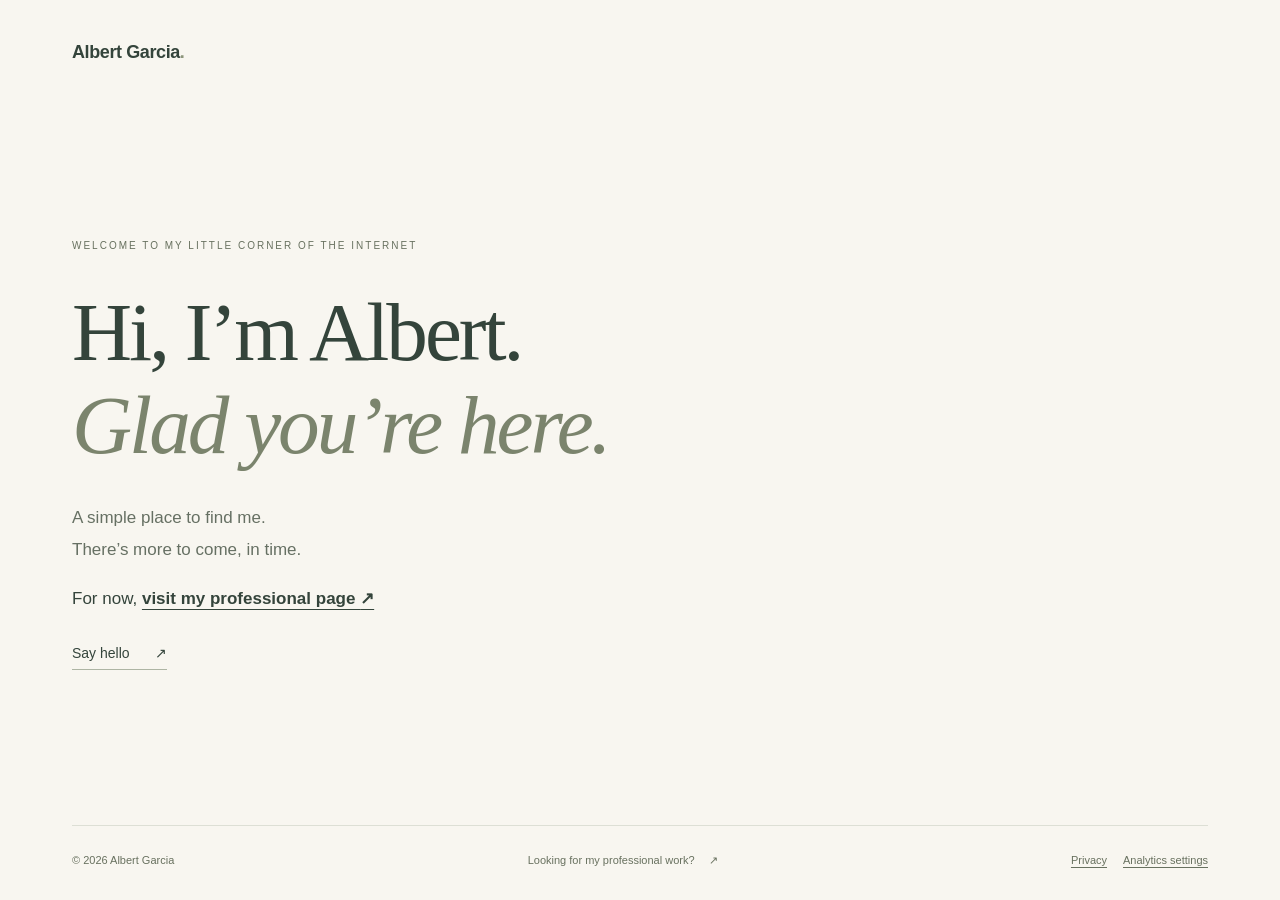
<file: index.html>
<!doctype html>
<html lang="en"><head>
<!-- Analytics respects saved opt-out preferences. -->
<script defer src="/analytics.js?v=preferences-v2"></script>
<link rel="stylesheet" href="/privacy.css">

<meta charset="utf-8"><meta name="viewport" content="width=device-width,initial-scale=1">
<title>Albert Garcia | Welcome</title>
<meta name="description" content="A little corner of the internet for Albert Garcia. Welcome, and thanks for stopping by.">
<link rel="canonical" href="https://al-garcia.com/">
<meta property="og:title" content="Albert Garcia | Welcome"><meta property="og:description" content="A little corner of the internet. Glad you’re here."><meta property="og:type" content="website"><meta property="og:url" content="https://al-garcia.com/">
<link rel="icon" href="assets/favicon.svg" type="image/svg+xml"><link rel="stylesheet" href="home.css">
</head><body>
<a class="skip-link" href="#main">Skip to content</a>
<div class="shell">
<header><a class="name" href="./" aria-label="Albert Garcia home">Albert Garcia<span aria-hidden="true">.</span></a></header>
<main id="main"><p class="eyebrow">WELCOME TO MY LITTLE CORNER OF THE INTERNET</p><h1>Hi, I’m Albert.<br><em>Glad you’re here.</em></h1><p class="intro">A simple place to find me.<br>There’s more to come, in time.</p><p class="professional-intro">For now, <a href="pro/">visit my professional page <span aria-hidden="true">↗</span></a></p><a class="hello" href="mailto:me@al-garcia.com">Say hello <span aria-hidden="true">↗</span></a></main>
<footer><span>© 2026 Albert Garcia</span><a href="pro/">Looking for my professional work? <span aria-hidden="true">↗</span></a><div class="privacy-links"><a href="/privacy/">Privacy</a><button class="cookie-settings" type="button" data-cookie-settings hidden>Analytics settings</button></div></footer>
</div></body></html>
</file>
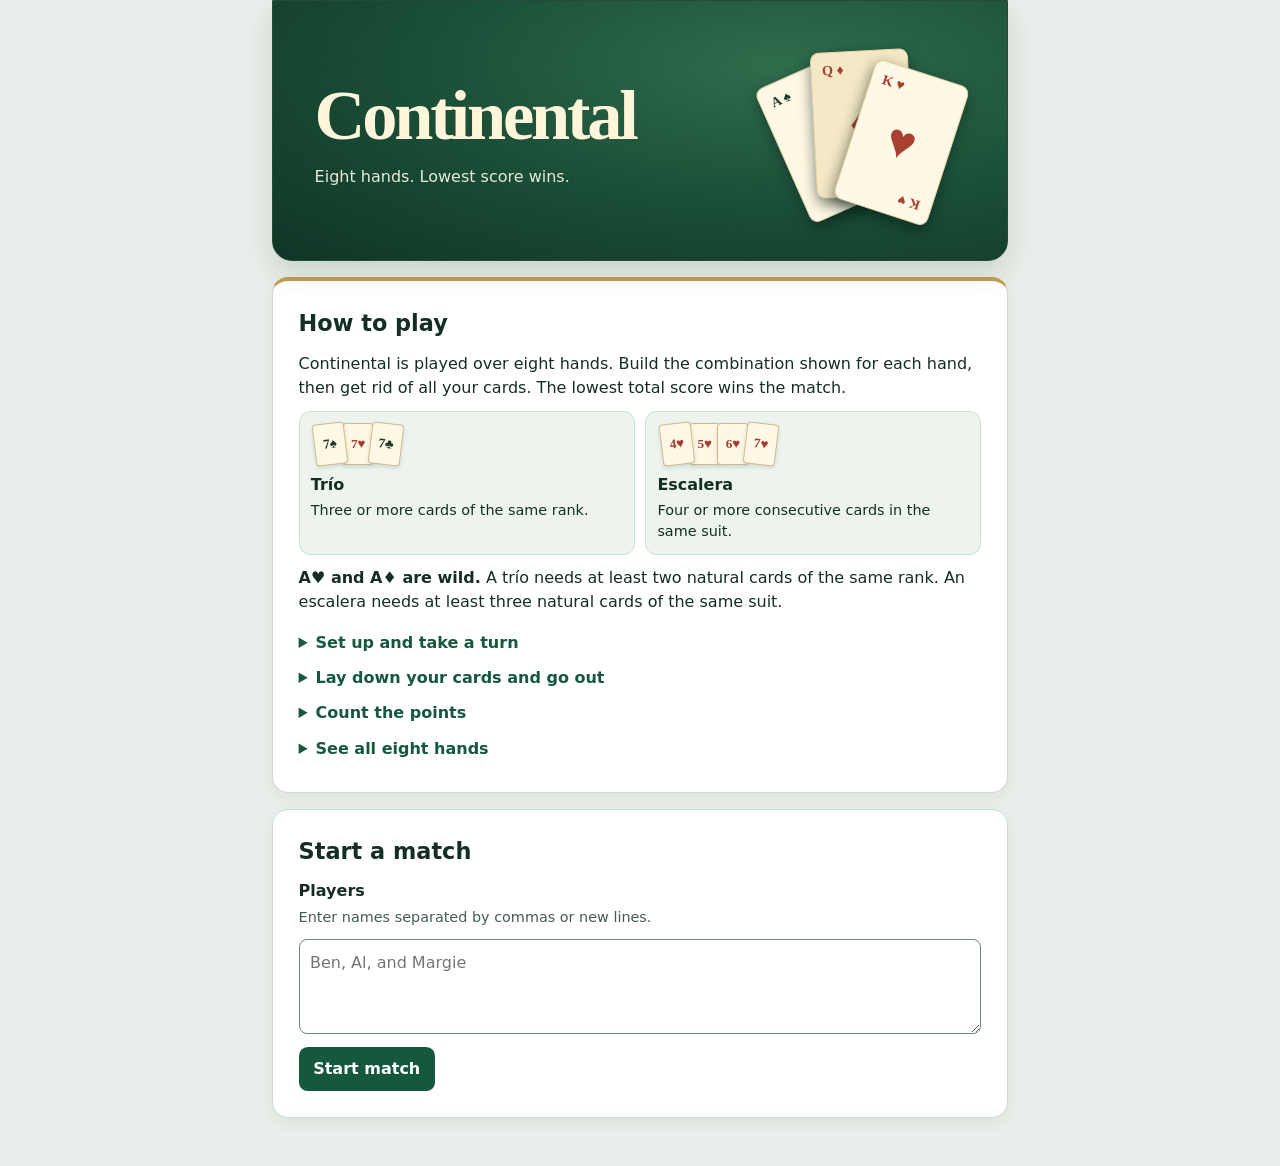
<file: continental/index.html>
<!doctype html>
<html lang="en">
<head>
<meta charset="utf-8">
<meta name="viewport" content="width=device-width, initial-scale=1">
<meta name="robots" content="noindex">
<title>Continental Scorecard</title>
<link rel="stylesheet" href="style.css?v=4">
<script defer src="app.js?v=6"></script>
</head>
<body>
<main>
<header class="hero">
<div class="hero-copy"><h1>Continental</h1><p>Eight hands. Lowest score wins.</p></div>
<div class="card-fan" aria-hidden="true">
  <div class="playing-card spade"><span>A ♠</span><b>♠</b><span>A ♠</span></div>
  <div class="playing-card diamond"><span>Q ♦</span><b>♦</b><span>Q ♦</span></div>
  <div class="playing-card heart"><span>K ♥</span><b>♥</b><span>K ♥</span></div>
</div>
</header>
<section class="rules" aria-labelledby="rules-title">
<h2 id="rules-title">How to play</h2>
<p>Continental is played over eight hands. Build the combination shown for each hand, then get rid of all your cards. The lowest total score wins the match.</p>
<div class="melds">
  <div><div class="mini-cards" aria-hidden="true"><span>7♠</span><span>7♥</span><span>7♣</span></div><strong>Trío</strong><p>Three or more cards of the same rank.</p></div>
  <div><div class="mini-cards red" aria-hidden="true"><span>4♥</span><span>5♥</span><span>6♥</span><span>7♥</span></div><strong>Escalera</strong><p>Four or more consecutive cards in the same suit.</p></div>
</div>
<p><strong>A♥ and A♦ are wild.</strong> A trío needs at least two natural cards of the same rank. An escalera needs at least three natural cards of the same suit.</p>
<details>
<summary>Set up and take a turn</summary>
<p>Play with at least three people. Use two decks for three or four players. With more players, use one deck for every two people, rounding up.</p>
<p>Deal 11 cards to each player. Turn one card face up to start the discard pile. Leave the rest face down as the draw pile.</p>
<p>On your turn, take the top card from either pile, then discard one card. Play passes clockwise.</p>
<p>If you pass on the top discard, another player may take it before you draw from the face-down pile. That player must also take a penalty card from the face-down pile. You then draw and finish your turn.</p>
</details>
<details>
<summary>Lay down your cards and go out</summary>
<p>Once you have the required combination, you may lay it down on your turn and keep any extra cards in your hand. Once you have laid down, you can play extra cards on your turn onto other players’ combinations once they have laid them down.</p>
<p>The hand ends when someone has no cards left. If the very first player to lay down goes out immediately with no cards left, it’s a <strong>doublette</strong>. Everyone else doubles the points for the cards still in their hands.</p>
</details>
<details>
<summary>Count the points</summary>
<p>The winner scores zero. Everyone else adds up the cards still in their hands. Enter the original points and select <strong>Double Win</strong> for a doublette.</p>
<div class="table-wrap"><table aria-label="Card point values">
<thead><tr><th scope="col">Cards</th><th scope="col">Points per card</th></tr></thead>
<tbody>
<tr><th scope="row">2–9</th><td>Face value (a 5 is 5 points)</td></tr>
<tr><th scope="row">10, J, Q, K</th><td>10</td></tr>
<tr><th scope="row">Black aces (A♠, A♣)</th><td>20</td></tr>
<tr><th scope="row">Red aces (A♥, A♦)</th><td>15</td></tr>
</tbody></table></div>
</details>
<details id="hand-guide"><summary>See all eight hands</summary><ol id="hand-list"></ol></details>
</section>
<section id="setup">
<h2>Start a match</h2>
<form id="start">
<label for="names">Players</label>
<p class="hint" id="names-hint">Enter names separated by commas or new lines.</p>
<textarea id="names" rows="3" placeholder="Ben, Al, and Margie" aria-describedby="names-hint" required></textarea>
<button>Start match</button>
</form>
</section>
<section id="entry" hidden>
<h2 id="hand" tabindex="-1"></h2>
<form id="scores">
<p class="hint" id="winner-help">Check the hand winner next to their total. Tap <strong>Single Win</strong> in their score box to switch to <strong>Double Win</strong>.</p>
<div class="point point-heading" aria-hidden="true"><span>Player</span><span>Hand score</span><span>Total</span><span>Won</span></div>
<div id="points"></div>
<p id="score-error" role="status" class="hint"></p>
<div class="actions"><button id="save">Save hand</button><button id="cancel" type="button" class="secondary" hidden>Cancel edit</button></div>
</form>
<details id="voice-entry">
<summary>Enter scores by voice</summary>
<label for="voice-language">Dictation language</label>
<select id="voice-language"><option value="en-US">English</option><option value="es-US">Español</option></select>
<label for="dictation">Say the scores</label>
<p class="hint" id="voice-hint">Call the original points before doubling.</p>
<div class="voice-panel">
  <button id="mic" type="button" aria-describedby="mic-note">
    <svg viewBox="0 0 24 24" aria-hidden="true" width="24" height="24" fill="none" stroke="currentColor" stroke-width="1.8" stroke-linecap="round"><rect x="9" y="3" width="6" height="12" rx="3"/><path d="M5.5 11.5a6.5 6.5 0 0 0 13 0M12 18v3m-3 0h6"/></svg>
    <span id="mic-label">Site microphone</span>
  </button>
  <div class="voice-level"><span id="level-label">Voice activity</span><meter id="mic-level" min="0" max="100" value="0" aria-labelledby="level-label"></meter></div>
  <p id="mic-status" role="status">Tap the site microphone to start.</p>
</div>
<p id="mic-note" class="hint">Your browser may process speech online.</p>
<button id="keyboard-mic" type="button" class="secondary">Use keyboard mic</button>
<p class="hint" id="keyboard-help">Tap the microphone on your phone’s keyboard when it opens.</p>
<textarea id="dictation" lang="en" rows="3" placeholder="Al won. Ben got 14. Margie got 8." aria-describedby="voice-hint"></textarea>
<button id="review" class="secondary">Review spoken scores</button>
</details>
</section>
<p id="status" role="status"></p>
<section id="board" hidden>
<h2>Scorecard</h2>
<p id="result"></p>
<div class="table-wrap" tabindex="0" aria-label="Scores for all eight hands"><table id="table"></table></div>
<p class="hint">— Hand winner · XX Doublette winner</p>
<div class="actions"><button class="secondary" id="download">Download spreadsheet (CSV)</button><button class="secondary" id="reset">New match</button></div>
<p class="hint">This match is saved in this browser.</p>
</section>
</main>
</body>
</html>
</file>
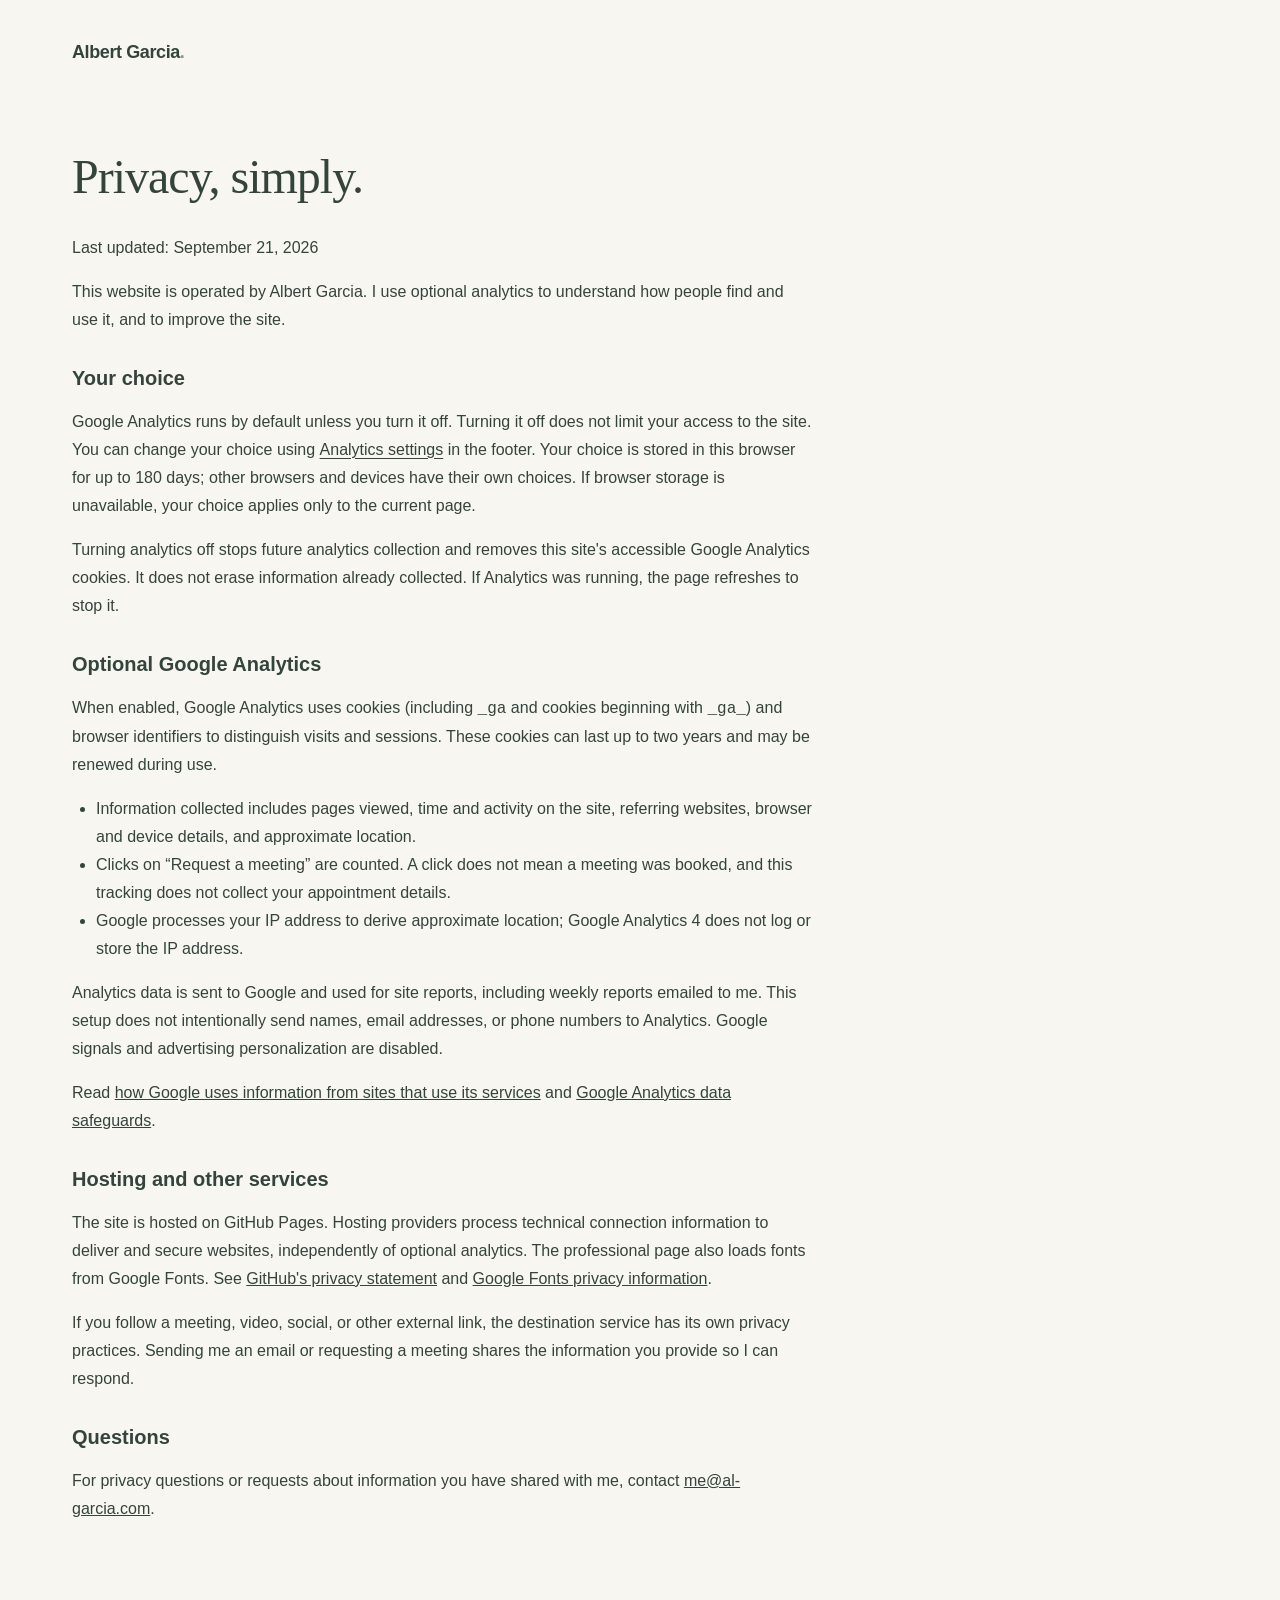
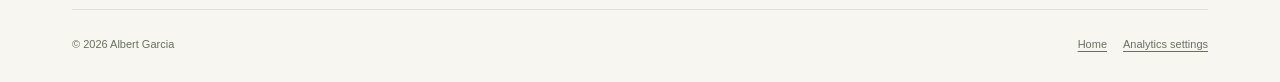
<file: privacy/index.html>
<!doctype html>
<html lang="en"><head>
<meta charset="utf-8"><meta name="viewport" content="width=device-width,initial-scale=1">
<title>Privacy | Albert Garcia</title>
<meta name="description" content="How this website uses optional analytics and how to manage your choice.">
<link rel="canonical" href="https://al-garcia.com/privacy/">
<link rel="icon" href="/assets/favicon.svg" type="image/svg+xml">
<link rel="stylesheet" href="/home.css"><link rel="stylesheet" href="/privacy.css">
<script defer src="/analytics.js?v=preferences-v2"></script>
</head><body><a class="skip-link" href="#main">Skip to content</a><div class="shell">
<header><a class="name" href="/">Albert Garcia<span aria-hidden="true">.</span></a></header>
<main id="main" class="privacy-main"><h1>Privacy, simply.</h1>
<p>Last updated: September 21, 2026</p>
<p>This website is operated by Albert Garcia. I use optional analytics to understand how people find and use it, and to improve the site.</p>
<h2>Your choice</h2>
<p>Google Analytics runs by default unless you turn it off. Turning it off does not limit your access to the site. You can change your choice using <button class="cookie-settings" type="button" data-cookie-settings hidden>Analytics settings</button> in the footer. Your choice is stored in this browser for up to 180 days; other browsers and devices have their own choices. If browser storage is unavailable, your choice applies only to the current page.</p>
<p>Turning analytics off stops future analytics collection and removes this site's accessible Google Analytics cookies. It does not erase information already collected. If Analytics was running, the page refreshes to stop it.</p>
<h2>Optional Google Analytics</h2>
<p>When enabled, Google Analytics uses cookies (including <code>_ga</code> and cookies beginning with <code>_ga_</code>) and browser identifiers to distinguish visits and sessions. These cookies can last up to two years and may be renewed during use.</p>
<ul><li>Information collected includes pages viewed, time and activity on the site, referring websites, browser and device details, and approximate location.</li><li>Clicks on “Request a meeting” are counted. A click does not mean a meeting was booked, and this tracking does not collect your appointment details.</li><li>Google processes your IP address to derive approximate location; Google Analytics 4 does not log or store the IP address.</li></ul>
<p>Analytics data is sent to Google and used for site reports, including weekly reports emailed to me. This setup does not intentionally send names, email addresses, or phone numbers to Analytics. Google signals and advertising personalization are disabled.</p>
<p>Read <a href="https://policies.google.com/technologies/partner-sites">how Google uses information from sites that use its services</a> and <a href="https://support.google.com/analytics/answer/6004245">Google Analytics data safeguards</a>.</p>
<h2>Hosting and other services</h2>
<p>The site is hosted on GitHub Pages. Hosting providers process technical connection information to deliver and secure websites, independently of optional analytics. The professional page also loads fonts from Google Fonts. See <a href="https://docs.github.com/en/site-policy/privacy-policies/github-general-privacy-statement">GitHub's privacy statement</a> and <a href="https://developers.google.com/fonts/faq/privacy">Google Fonts privacy information</a>.</p>
<p>If you follow a meeting, video, social, or other external link, the destination service has its own privacy practices. Sending me an email or requesting a meeting shares the information you provide so I can respond.</p>
<h2>Questions</h2>
<p>For privacy questions or requests about information you have shared with me, contact <a href="mailto:me@al-garcia.com">me@al-garcia.com</a>.</p>
</main><footer><span>© 2026 Albert Garcia</span><div class="privacy-links"><a href="/">Home</a><button class="cookie-settings" type="button" data-cookie-settings hidden>Analytics settings</button></div></footer>
</div></body></html>
</file>
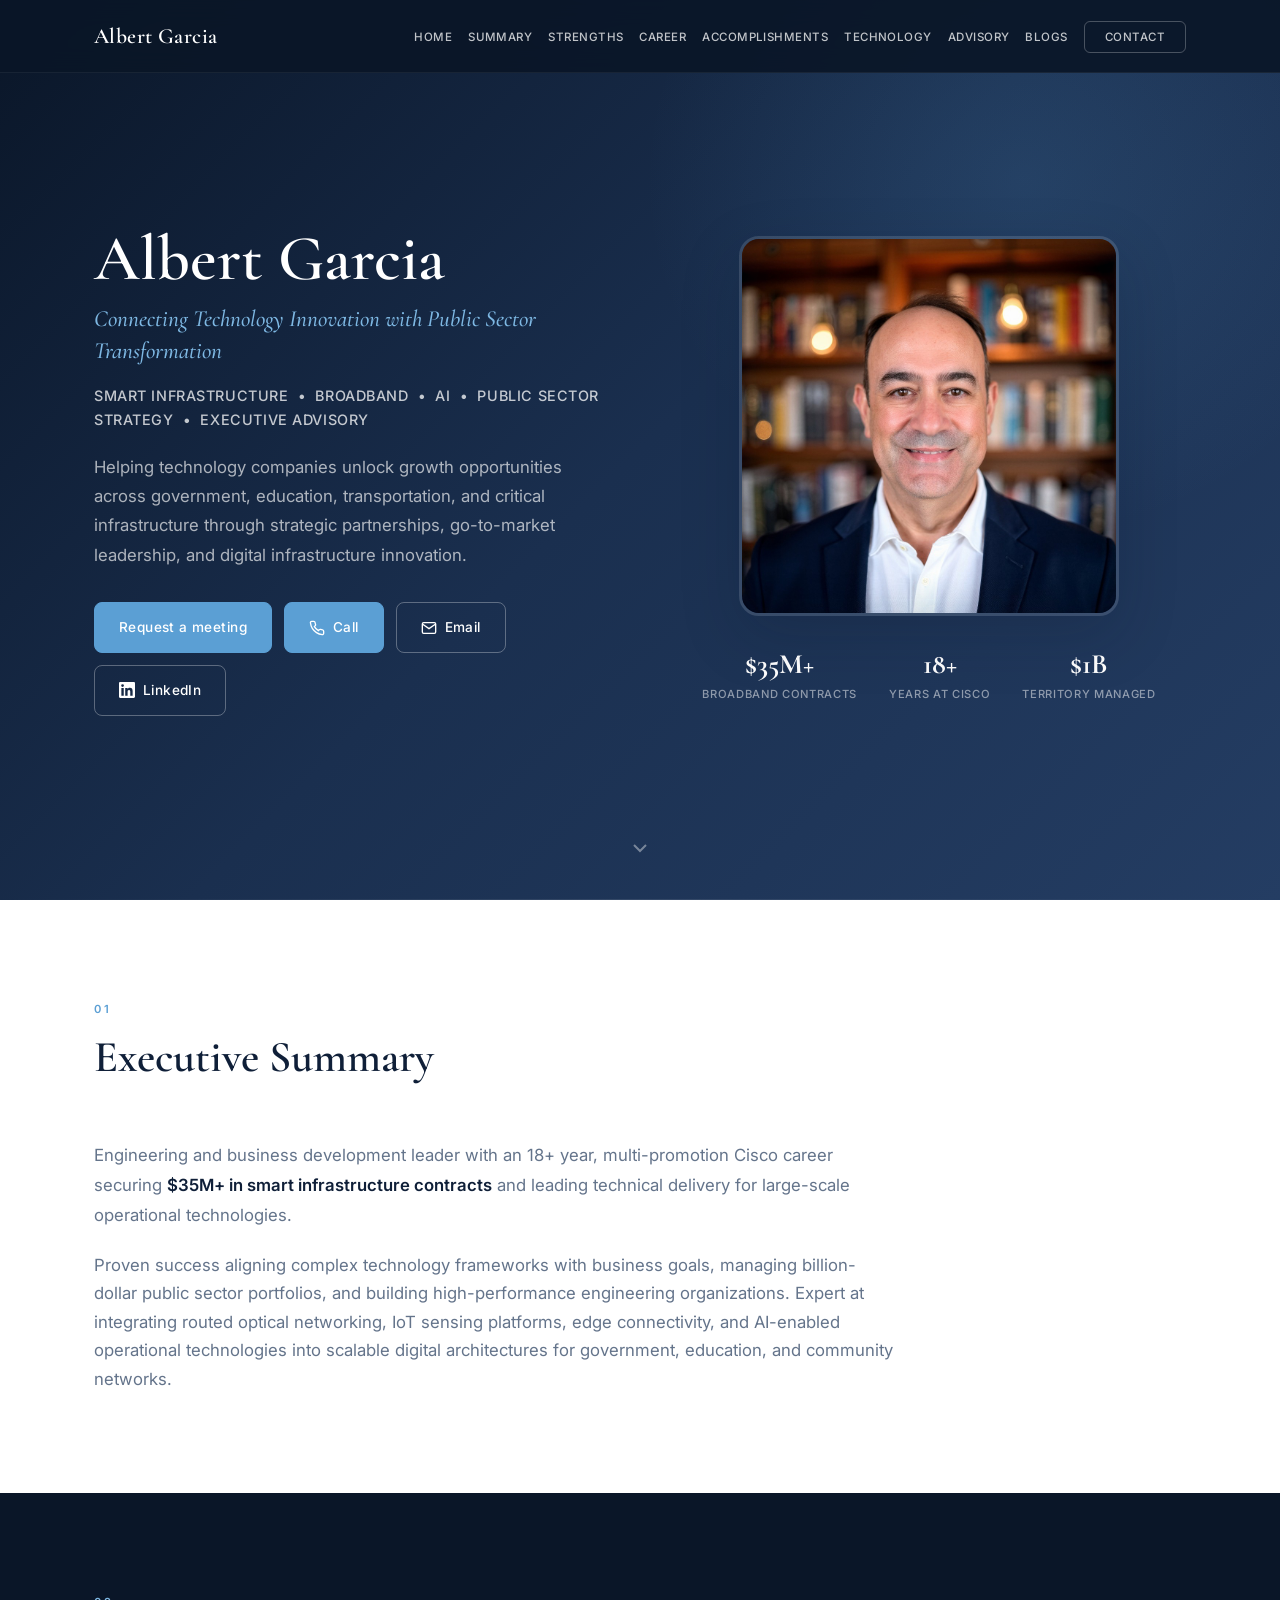
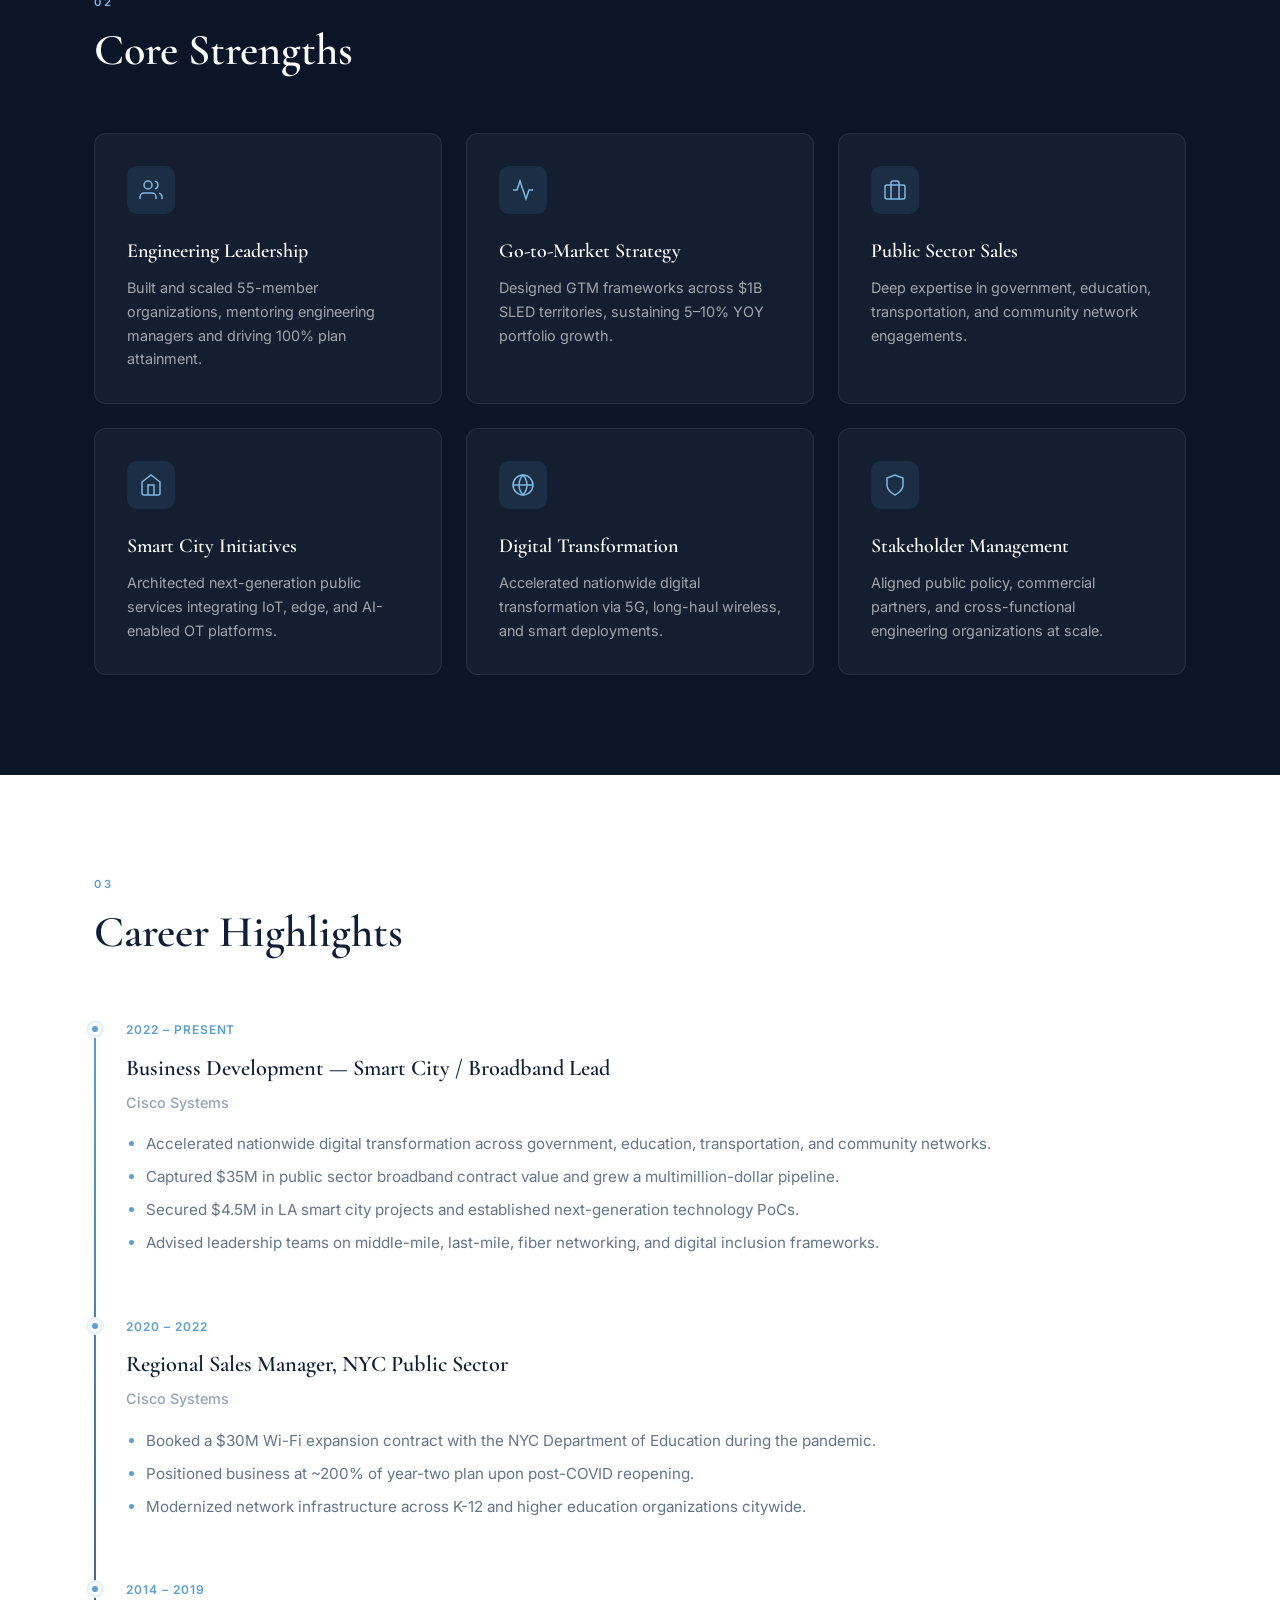
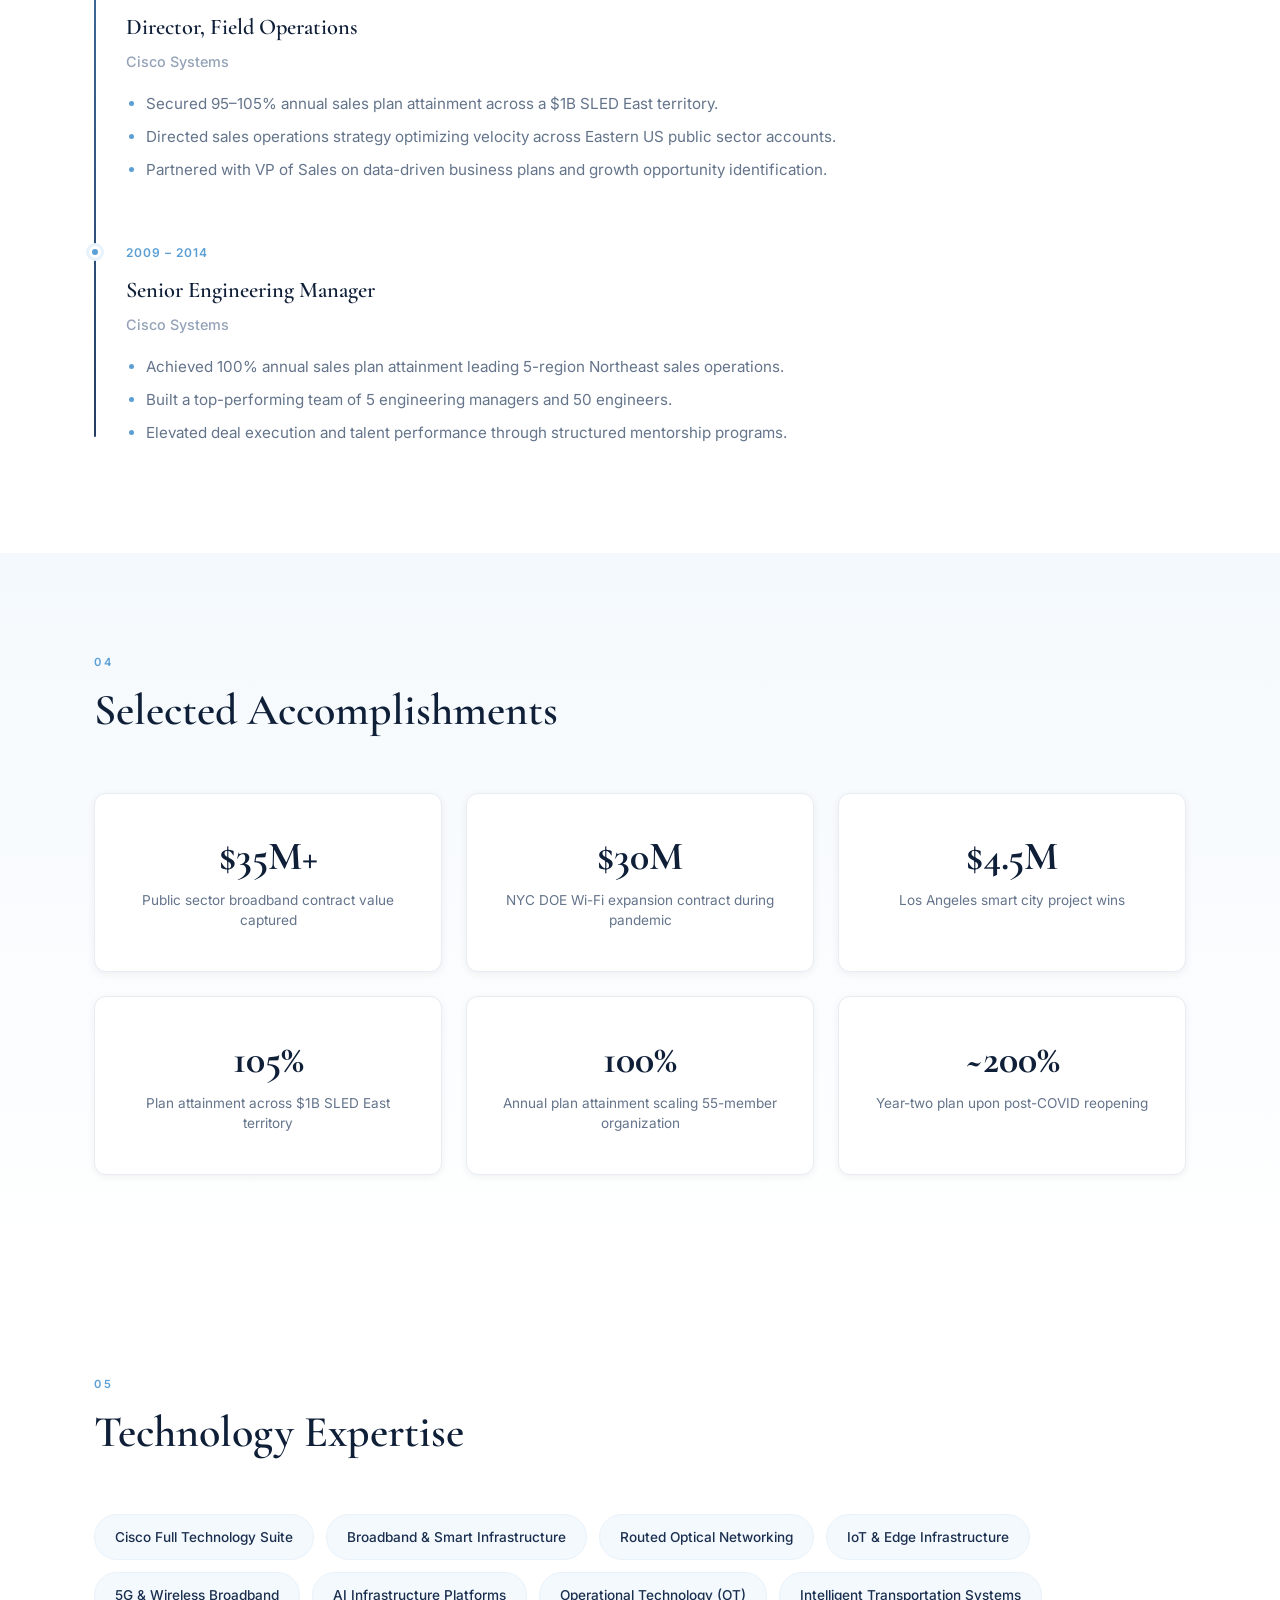
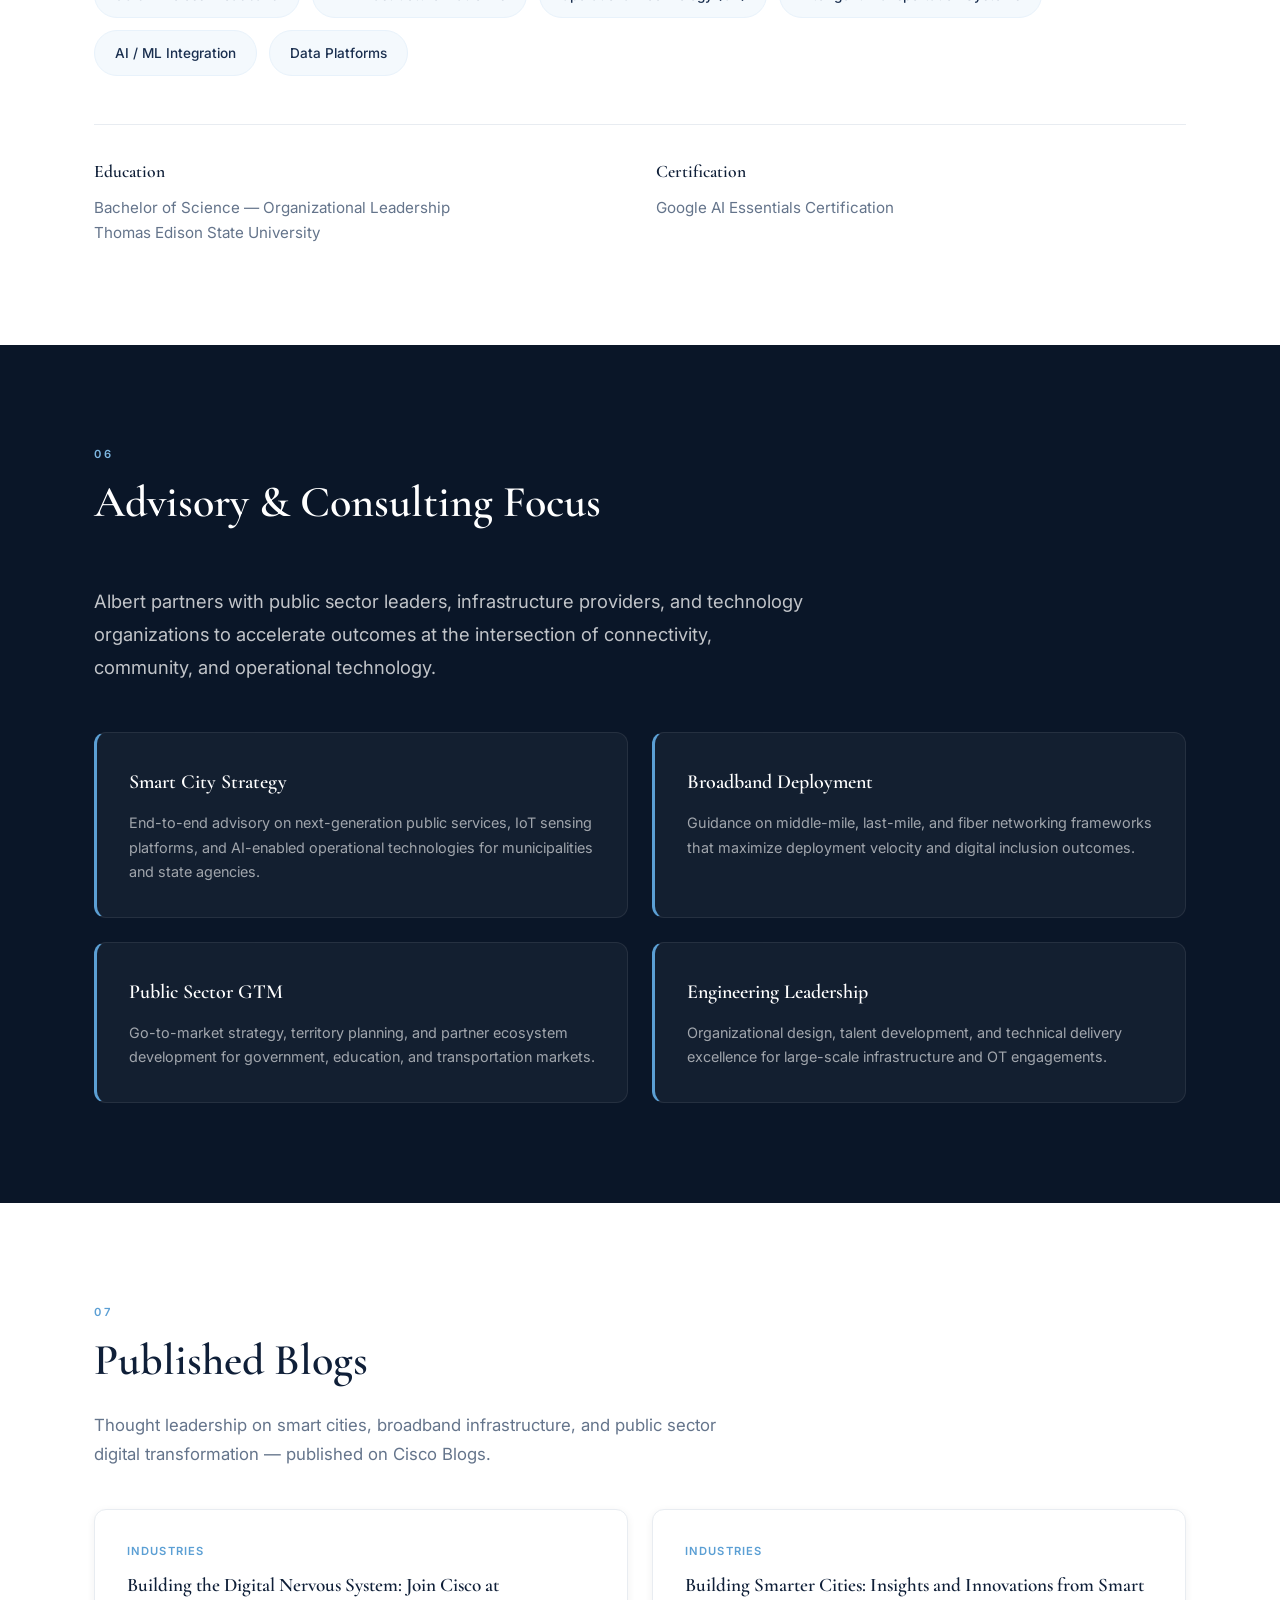
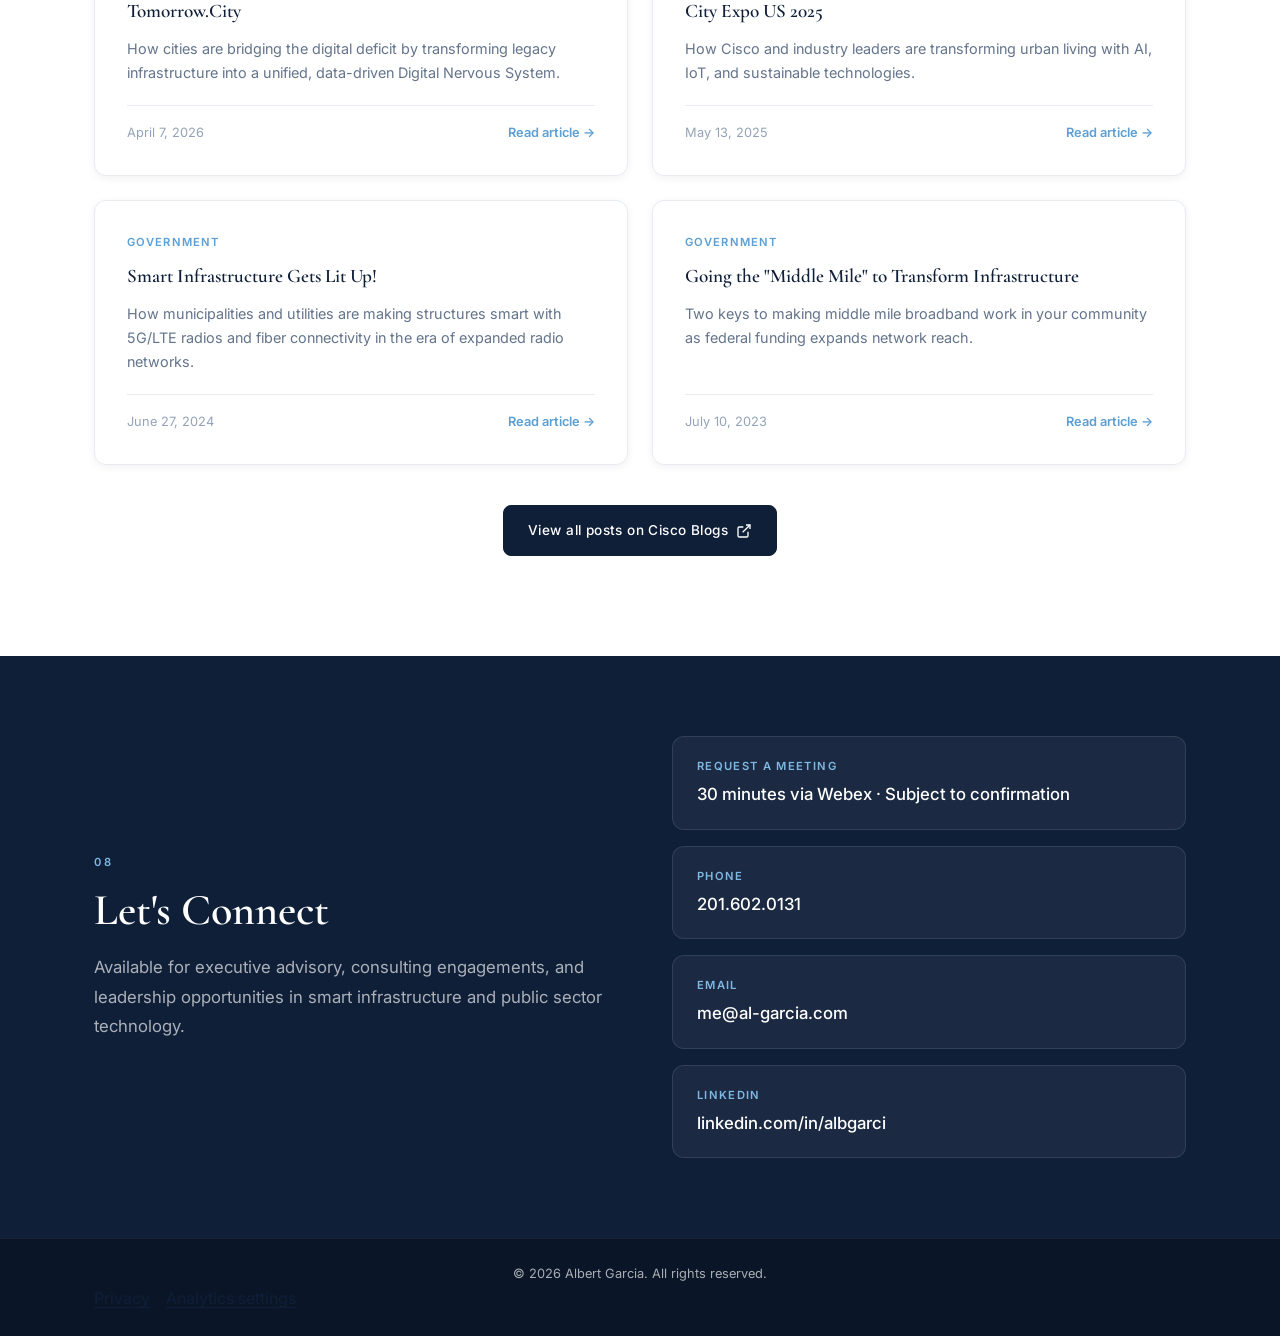
<file: pro/index.html>
<!DOCTYPE html>
<html lang="en">
<head>
<!-- Analytics respects saved opt-out preferences. -->
<script defer src="/analytics.js?v=preferences-v2"></script>
<link rel="stylesheet" href="/privacy.css">

  <meta charset="UTF-8">
  <meta name="viewport" content="width=device-width, initial-scale=1.0">
  <meta name="description" content="Albert Garcia — Connecting technology innovation with public sector transformation. Smart infrastructure, broadband, AI, and executive advisory.">
  <title>Professional Profile &amp; Advisory | Albert Garcia</title>
  <link rel="canonical" href="https://al-garcia.com/pro/">
  <link rel="icon" href="../assets/favicon.svg" type="image/svg+xml">
  <link rel="preconnect" href="https://fonts.googleapis.com">
  <link rel="preconnect" href="https://fonts.gstatic.com" crossorigin>
  <link href="https://fonts.googleapis.com/css2?family=Cormorant+Garamond:ital,wght@0,500;0,600;0,700;1,500&family=Inter:wght@300;400;500;600&display=swap" rel="stylesheet">
  <link rel="stylesheet" href="../style.css">
</head>
<body>
<a class="skip-link" href="#summary">Skip to content</a>

  <nav class="nav" id="nav">
    <div class="nav__inner container">
      <a href="../" class="nav__brand">Albert Garcia</a>
      <button class="nav__toggle" id="navToggle" aria-label="Toggle navigation" aria-expanded="false">
        <span></span><span></span><span></span>
      </button>
      <ul class="nav__links" id="navLinks">
        <li><a href="../">Home</a></li>
        <li><a href="#summary">Summary</a></li>
        <li><a href="#strengths">Strengths</a></li>
        <li><a href="#career">Career</a></li>
        <li><a href="#accomplishments">Accomplishments</a></li>
        <li><a href="#technology">Technology</a></li>
        <li><a href="#advisory">Advisory</a></li>
        <li><a href="#blogs">Blogs</a></li>
        <li><a href="#contact" class="nav__cta">Contact</a></li>
      </ul>
    </div>
  </nav>

  <header class="hero" id="hero">
    <div class="hero__bg"></div>
    <div class="container hero__inner">
      <div class="hero__content reveal">
        <h1 class="hero__name">Albert Garcia</h1>
        <p class="hero__motto">Connecting Technology Innovation with Public Sector Transformation</p>
        <p class="hero__title">Smart Infrastructure &nbsp;•&nbsp; Broadband &nbsp;•&nbsp; AI &nbsp;•&nbsp; Public Sector Strategy &nbsp;•&nbsp; Executive Advisory</p>
        <p class="hero__tagline">Helping technology companies unlock growth opportunities across government, education, transportation, and critical infrastructure through strategic partnerships, go-to-market leadership, and digital infrastructure innovation.</p>
        <div class="hero__actions">
          <a href="https://cal.com/albert-garcia-jla8rn/30min" class="btn btn--primary">Request a meeting</a>
          <a href="tel:2016020131" class="btn btn--primary">
            <svg width="16" height="16" viewBox="0 0 24 24" fill="none" stroke="currentColor" stroke-width="2" aria-hidden="true"><path d="M22 16.92v3a2 2 0 0 1-2.18 2 19.79 19.79 0 0 1-8.63-3.07 19.5 19.5 0 0 1-6-6 19.79 19.79 0 0 1-3.07-8.67A2 2 0 0 1 4.11 2h3a2 2 0 0 1 2 1.72c.127.96.361 1.903.7 2.81a2 2 0 0 1-.45 2.11L8.09 9.91a16 16 0 0 0 6 6l1.27-1.27a2 2 0 0 1 2.11-.45c.907.339 1.85.573 2.81.7A2 2 0 0 1 22 16.92z"/></svg>
            Call
          </a>
          <a href="mailto:me@al-garcia.com" class="btn btn--outline">
            <svg width="16" height="16" viewBox="0 0 24 24" fill="none" stroke="currentColor" stroke-width="2" aria-hidden="true"><path d="M4 4h16c1.1 0 2 .9 2 2v12c0 1.1-.9 2-2 2H4c-1.1 0-2-.9-2-2V6c0-1.1.9-2 2-2z"/><polyline points="22,6 12,13 2,6"/></svg>
            Email
          </a>
          <a href="https://linkedin.com/in/albgarci" target="_blank" rel="noopener noreferrer" class="btn btn--outline">
            <svg width="16" height="16" viewBox="0 0 24 24" fill="currentColor" aria-hidden="true"><path d="M20.447 20.452h-3.554v-5.569c0-1.328-.027-3.037-1.852-3.037-1.853 0-2.136 1.445-2.136 2.939v5.667H9.351V9h3.414v1.561h.046c.477-.9 1.637-1.85 3.37-1.85 3.601 0 4.267 2.37 4.267 5.455v6.286zM5.337 7.433a2.062 2.062 0 0 1-2.063-2.065 2.064 2.064 0 1 1 4.126 0 2.062 2.062 0 0 1-2.063 2.065zm1.782 13.019H3.555V9h3.564v11.452zM22.225 0H1.771C.792 0 0 .774 0 1.729v20.542C0 23.227.792 24 1.771 24h20.451C23.2 24 24 23.227 24 22.271V1.729C24 .774 23.2 0 22.222 0h.003z"/></svg>
            LinkedIn
          </a>
        </div>
      </div>
      <div class="hero__portrait reveal reveal--delay">
        <div class="hero__portrait-frame">
          <img src="../assets/headshot.png" alt="Albert Garcia — Executive portrait" width="420" height="420">
        </div>
        <div class="hero__stats">
          <div class="hero__stat">
            <span class="hero__stat-value">$35M+</span>
            <span class="hero__stat-label">Broadband Contracts</span>
          </div>
          <div class="hero__stat">
            <span class="hero__stat-value">18+</span>
            <span class="hero__stat-label">Years at Cisco</span>
          </div>
          <div class="hero__stat">
            <span class="hero__stat-value">$1B</span>
            <span class="hero__stat-label">Territory Managed</span>
          </div>
        </div>
      </div>
    </div>
    <a href="#summary" class="hero__scroll" aria-label="Scroll to content">
      <svg width="24" height="24" viewBox="0 0 24 24" fill="none" stroke="currentColor" stroke-width="2" aria-hidden="true"><polyline points="6 9 12 15 18 9"/></svg>
    </a>
  </header>

  <main>

    <section class="section section--light" id="summary">
      <div class="container">
        <div class="section__header reveal">
          <span class="section__eyebrow">01</span>
          <h2 class="section__title">Executive Summary</h2>
        </div>
        <div class="summary reveal">
          <p class="summary__lead">Engineering and business development leader with an 18+ year, multi-promotion Cisco career securing <strong>$35M+ in smart infrastructure contracts</strong> and leading technical delivery for large-scale operational technologies.</p>
          <p>Proven success aligning complex technology frameworks with business goals, managing billion-dollar public sector portfolios, and building high-performance engineering organizations. Expert at integrating routed optical networking, IoT sensing platforms, edge connectivity, and AI-enabled operational technologies into scalable digital architectures for government, education, and community networks.</p>
        </div>
      </div>
    </section>

    <section class="section section--navy" id="strengths">
      <div class="container">
        <div class="section__header reveal">
          <span class="section__eyebrow">02</span>
          <h2 class="section__title">Core Strengths</h2>
        </div>
        <div class="strengths-grid reveal">
          <div class="strength-card">
            <div class="strength-card__icon">
              <svg width="24" height="24" viewBox="0 0 24 24" fill="none" stroke="currentColor" stroke-width="1.5" aria-hidden="true"><path d="M17 21v-2a4 4 0 0 0-4-4H5a4 4 0 0 0-4 4v2"/><circle cx="9" cy="7" r="4"/><path d="M23 21v-2a4 4 0 0 0-3-3.87"/><path d="M16 3.13a4 4 0 0 1 0 7.75"/></svg>
            </div>
            <h3>Engineering Leadership</h3>
            <p>Built and scaled 55-member organizations, mentoring engineering managers and driving 100% plan attainment.</p>
          </div>
          <div class="strength-card">
            <div class="strength-card__icon">
              <svg width="24" height="24" viewBox="0 0 24 24" fill="none" stroke="currentColor" stroke-width="1.5" aria-hidden="true"><polyline points="22 12 18 12 15 21 9 3 6 12 2 12"/></svg>
            </div>
            <h3>Go-to-Market Strategy</h3>
            <p>Designed GTM frameworks across $1B SLED territories, sustaining 5–10% YOY portfolio growth.</p>
          </div>
          <div class="strength-card">
            <div class="strength-card__icon">
              <svg width="24" height="24" viewBox="0 0 24 24" fill="none" stroke="currentColor" stroke-width="1.5" aria-hidden="true"><rect x="2" y="7" width="20" height="14" rx="2" ry="2"/><path d="M16 21V5a2 2 0 0 0-2-2h-4a2 2 0 0 0-2 2v16"/></svg>
            </div>
            <h3>Public Sector Sales</h3>
            <p>Deep expertise in government, education, transportation, and community network engagements.</p>
          </div>
          <div class="strength-card">
            <div class="strength-card__icon">
              <svg width="24" height="24" viewBox="0 0 24 24" fill="none" stroke="currentColor" stroke-width="1.5" aria-hidden="true"><path d="M3 9l9-7 9 7v11a2 2 0 0 1-2 2H5a2 2 0 0 1-2-2z"/><polyline points="9 22 9 12 15 12 15 22"/></svg>
            </div>
            <h3>Smart City Initiatives</h3>
            <p>Architected next-generation public services integrating IoT, edge, and AI-enabled OT platforms.</p>
          </div>
          <div class="strength-card">
            <div class="strength-card__icon">
              <svg width="24" height="24" viewBox="0 0 24 24" fill="none" stroke="currentColor" stroke-width="1.5" aria-hidden="true"><circle cx="12" cy="12" r="10"/><line x1="2" y1="12" x2="22" y2="12"/><path d="M12 2a15.3 15.3 0 0 1 4 10 15.3 15.3 0 0 1-4 10 15.3 15.3 0 0 1-4-10 15.3 15.3 0 0 1 4-10z"/></svg>
            </div>
            <h3>Digital Transformation</h3>
            <p>Accelerated nationwide digital transformation via 5G, long-haul wireless, and smart deployments.</p>
          </div>
          <div class="strength-card">
            <div class="strength-card__icon">
              <svg width="24" height="24" viewBox="0 0 24 24" fill="none" stroke="currentColor" stroke-width="1.5" aria-hidden="true"><path d="M12 22s8-4 8-10V5l-8-3-8 3v7c0 6 8 10 8 10z"/></svg>
            </div>
            <h3>Stakeholder Management</h3>
            <p>Aligned public policy, commercial partners, and cross-functional engineering organizations at scale.</p>
          </div>
        </div>
      </div>
    </section>

    <section class="section section--light" id="career">
      <div class="container">
        <div class="section__header reveal">
          <span class="section__eyebrow">03</span>
          <h2 class="section__title">Career Highlights</h2>
        </div>
        <div class="timeline reveal">
          <article class="timeline__item">
            <div class="timeline__marker"></div>
            <div class="timeline__content">
              <span class="timeline__date">2022 – Present</span>
              <h3>Business Development — Smart City / Broadband Lead</h3>
              <p class="timeline__org">Cisco Systems</p>
              <ul>
                <li>Accelerated nationwide digital transformation across government, education, transportation, and community networks.</li>
                <li>Captured $35M in public sector broadband contract value and grew a multimillion-dollar pipeline.</li>
                <li>Secured $4.5M in LA smart city projects and established next-generation technology PoCs.</li>
                <li>Advised leadership teams on middle-mile, last-mile, fiber networking, and digital inclusion frameworks.</li>
              </ul>
            </div>
          </article>
          <article class="timeline__item">
            <div class="timeline__marker"></div>
            <div class="timeline__content">
              <span class="timeline__date">2020 – 2022</span>
              <h3>Regional Sales Manager, NYC Public Sector</h3>
              <p class="timeline__org">Cisco Systems</p>
              <ul>
                <li>Booked a $30M Wi-Fi expansion contract with the NYC Department of Education during the pandemic.</li>
                <li>Positioned business at ~200% of year-two plan upon post-COVID reopening.</li>
                <li>Modernized network infrastructure across K-12 and higher education organizations citywide.</li>
              </ul>
            </div>
          </article>
          <article class="timeline__item">
            <div class="timeline__marker"></div>
            <div class="timeline__content">
              <span class="timeline__date">2014 – 2019</span>
              <h3>Director, Field Operations</h3>
              <p class="timeline__org">Cisco Systems</p>
              <ul>
                <li>Secured 95–105% annual sales plan attainment across a $1B SLED East territory.</li>
                <li>Directed sales operations strategy optimizing velocity across Eastern US public sector accounts.</li>
                <li>Partnered with VP of Sales on data-driven business plans and growth opportunity identification.</li>
              </ul>
            </div>
          </article>
          <article class="timeline__item">
            <div class="timeline__marker"></div>
            <div class="timeline__content">
              <span class="timeline__date">2009 – 2014</span>
              <h3>Senior Engineering Manager</h3>
              <p class="timeline__org">Cisco Systems</p>
              <ul>
                <li>Achieved 100% annual sales plan attainment leading 5-region Northeast sales operations.</li>
                <li>Built a top-performing team of 5 engineering managers and 50 engineers.</li>
                <li>Elevated deal execution and talent performance through structured mentorship programs.</li>
              </ul>
            </div>
          </article>
        </div>
      </div>
    </section>

    <section class="section section--accent" id="accomplishments">
      <div class="container">
        <div class="section__header reveal">
          <span class="section__eyebrow">04</span>
          <h2 class="section__title">Selected Accomplishments</h2>
        </div>
        <div class="accomplishments-grid reveal">
          <div class="accomplishment">
            <span class="accomplishment__value">$35M+</span>
            <span class="accomplishment__label">Public sector broadband contract value captured</span>
          </div>
          <div class="accomplishment">
            <span class="accomplishment__value">$30M</span>
            <span class="accomplishment__label">NYC DOE Wi-Fi expansion contract during pandemic</span>
          </div>
          <div class="accomplishment">
            <span class="accomplishment__value">$4.5M</span>
            <span class="accomplishment__label">Los Angeles smart city project wins</span>
          </div>
          <div class="accomplishment">
            <span class="accomplishment__value">105%</span>
            <span class="accomplishment__label">Plan attainment across $1B SLED East territory</span>
          </div>
          <div class="accomplishment">
            <span class="accomplishment__value">100%</span>
            <span class="accomplishment__label">Annual plan attainment scaling 55-member organization</span>
          </div>
          <div class="accomplishment">
            <span class="accomplishment__value">~200%</span>
            <span class="accomplishment__label">Year-two plan upon post-COVID reopening</span>
          </div>
        </div>
      </div>
    </section>

    <section class="section section--light" id="technology">
      <div class="container">
        <div class="section__header reveal">
          <span class="section__eyebrow">05</span>
          <h2 class="section__title">Technology Expertise</h2>
        </div>
        <div class="tech-grid reveal">
          <div class="tech-item">Cisco Full Technology Suite</div>
          <div class="tech-item">Broadband &amp; Smart Infrastructure</div>
          <div class="tech-item">Routed Optical Networking</div>
          <div class="tech-item">IoT &amp; Edge Infrastructure</div>
          <div class="tech-item">5G &amp; Wireless Broadband</div>
          <div class="tech-item">AI Infrastructure Platforms</div>
          <div class="tech-item">Operational Technology (OT)</div>
          <div class="tech-item">Intelligent Transportation Systems</div>
          <div class="tech-item">AI / ML Integration</div>
          <div class="tech-item">Data Platforms</div>
        </div>
        <div class="credentials reveal">
          <div class="credential">
            <h4>Education</h4>
            <p>Bachelor of Science — Organizational Leadership<br>Thomas Edison State University</p>
          </div>
          <div class="credential">
            <h4>Certification</h4>
            <p>Google AI Essentials Certification</p>
          </div>
        </div>
      </div>
    </section>

    <section class="section section--navy" id="advisory">
      <div class="container">
        <div class="section__header reveal">
          <span class="section__eyebrow">06</span>
          <h2 class="section__title">Advisory &amp; Consulting Focus</h2>
        </div>
        <div class="advisory reveal">
          <p class="advisory__lead">Albert partners with public sector leaders, infrastructure providers, and technology organizations to accelerate outcomes at the intersection of connectivity, community, and operational technology.</p>
          <div class="advisory-grid">
            <div class="advisory-card">
              <h3>Smart City Strategy</h3>
              <p>End-to-end advisory on next-generation public services, IoT sensing platforms, and AI-enabled operational technologies for municipalities and state agencies.</p>
            </div>
            <div class="advisory-card">
              <h3>Broadband Deployment</h3>
              <p>Guidance on middle-mile, last-mile, and fiber networking frameworks that maximize deployment velocity and digital inclusion outcomes.</p>
            </div>
            <div class="advisory-card">
              <h3>Public Sector GTM</h3>
              <p>Go-to-market strategy, territory planning, and partner ecosystem development for government, education, and transportation markets.</p>
            </div>
            <div class="advisory-card">
              <h3>Engineering Leadership</h3>
              <p>Organizational design, talent development, and technical delivery excellence for large-scale infrastructure and OT engagements.</p>
            </div>
          </div>
        </div>
      </div>
    </section>

    <section class="section section--light" id="blogs">
      <div class="container">
        <div class="section__header reveal">
          <span class="section__eyebrow">07</span>
          <h2 class="section__title">Published Blogs</h2>
        </div>
        <p class="blogs__intro reveal">Thought leadership on smart cities, broadband infrastructure, and public sector digital transformation — published on Cisco Blogs.</p>
        <div class="blogs-grid reveal">
          <article class="blog-card">
            <span class="blog-card__category">Industries</span>
            <h3 class="blog-card__title">
              <a href="https://blogs.cisco.com/industries/building-the-digital-nervous-system-join-cisco-at-tomorrow-city" target="_blank" rel="noopener noreferrer">Building the Digital Nervous System: Join Cisco at Tomorrow.City</a>
            </h3>
            <p class="blog-card__excerpt">How cities are bridging the digital deficit by transforming legacy infrastructure into a unified, data-driven Digital Nervous System.</p>
            <div class="blog-card__meta">
              <time datetime="2026-04-07">April 7, 2026</time>
              <a href="https://blogs.cisco.com/industries/building-the-digital-nervous-system-join-cisco-at-tomorrow-city" target="_blank" rel="noopener noreferrer" class="blog-card__link">Read article <span aria-hidden="true">&rarr;</span></a>
            </div>
          </article>
          <article class="blog-card">
            <span class="blog-card__category">Industries</span>
            <h3 class="blog-card__title">
              <a href="https://blogs.cisco.com/industries/building-smarter-cities-insights-and-innovations-from-smart-city-expo-us-2025" target="_blank" rel="noopener noreferrer">Building Smarter Cities: Insights and Innovations from Smart City Expo US 2025</a>
            </h3>
            <p class="blog-card__excerpt">How Cisco and industry leaders are transforming urban living with AI, IoT, and sustainable technologies.</p>
            <div class="blog-card__meta">
              <time datetime="2025-05-13">May 13, 2025</time>
              <a href="https://blogs.cisco.com/industries/building-smarter-cities-insights-and-innovations-from-smart-city-expo-us-2025" target="_blank" rel="noopener noreferrer" class="blog-card__link">Read article <span aria-hidden="true">&rarr;</span></a>
            </div>
          </article>
          <article class="blog-card">
            <span class="blog-card__category">Government</span>
            <h3 class="blog-card__title">
              <a href="https://blogs.cisco.com/government/smart-infrastructure-gets-lit-up" target="_blank" rel="noopener noreferrer">Smart Infrastructure Gets Lit Up!</a>
            </h3>
            <p class="blog-card__excerpt">How municipalities and utilities are making structures smart with 5G/LTE radios and fiber connectivity in the era of expanded radio networks.</p>
            <div class="blog-card__meta">
              <time datetime="2024-06-27">June 27, 2024</time>
              <a href="https://blogs.cisco.com/government/smart-infrastructure-gets-lit-up" target="_blank" rel="noopener noreferrer" class="blog-card__link">Read article <span aria-hidden="true">&rarr;</span></a>
            </div>
          </article>
          <article class="blog-card">
            <span class="blog-card__category">Government</span>
            <h3 class="blog-card__title">
              <a href="https://blogs.cisco.com/government/going-the-middle-mile-to-transform-infrastructure" target="_blank" rel="noopener noreferrer">Going the "Middle Mile" to Transform Infrastructure</a>
            </h3>
            <p class="blog-card__excerpt">Two keys to making middle mile broadband work in your community as federal funding expands network reach.</p>
            <div class="blog-card__meta">
              <time datetime="2023-07-10">July 10, 2023</time>
              <a href="https://blogs.cisco.com/government/going-the-middle-mile-to-transform-infrastructure" target="_blank" rel="noopener noreferrer" class="blog-card__link">Read article <span aria-hidden="true">&rarr;</span></a>
            </div>
          </article>
        </div>
        <div class="blogs__footer reveal">
          <a href="https://blogs.cisco.com/author/albgarci" target="_blank" rel="noopener noreferrer" class="btn btn--primary btn--blogs">
            View all posts on Cisco Blogs
            <svg width="16" height="16" viewBox="0 0 24 24" fill="none" stroke="currentColor" stroke-width="2" aria-hidden="true"><path d="M18 13v6a2 2 0 0 1-2 2H5a2 2 0 0 1-2-2V8a2 2 0 0 1 2-2h6"/><polyline points="15 3 21 3 21 9"/><line x1="10" y1="14" x2="21" y2="3"/></svg>
          </a>
        </div>
      </div>
    </section>

    <section class="section section--contact" id="contact">
      <div class="container">
        <div class="contact reveal">
          <div class="contact__content">
            <span class="section__eyebrow">08</span>
            <h2 class="section__title">Let's Connect</h2>
            <p>Available for executive advisory, consulting engagements, and leadership opportunities in smart infrastructure and public sector technology.</p>
          </div>
          <div class="contact__actions">
            <a href="https://cal.com/albert-garcia-jla8rn/30min" class="contact-link">
              <span class="contact-link__label">Request a meeting</span>
              <span class="contact-link__value">30 minutes via Webex · Subject to confirmation</span>
            </a>
            <a href="tel:2016020131" class="contact-link">
              <span class="contact-link__label">Phone</span>
              <span class="contact-link__value">201.602.0131</span>
            </a>
            <a href="mailto:me@al-garcia.com" class="contact-link">
              <span class="contact-link__label">Email</span>
              <span class="contact-link__value">me@al-garcia.com</span>
            </a>
            <a href="https://linkedin.com/in/albgarci" target="_blank" rel="noopener noreferrer" class="contact-link">
              <span class="contact-link__label">LinkedIn</span>
              <span class="contact-link__value">linkedin.com/in/albgarci</span>
            </a>
          </div>
        </div>
      </div>
    </section>

  </main>

  <footer class="footer">
    <div class="container footer__inner">
      <p>&copy; <span id="year"></span> Albert Garcia. All rights reserved.</p>
      <div class="privacy-links"><a href="/privacy/">Privacy</a><button class="cookie-settings" type="button" data-cookie-settings hidden>Analytics settings</button></div>
    </div>
  </footer>

  <script src="../script.js"></script>
</body>
</html>
</file>
<file: privacy.css>
.cookie-notice{position:fixed;bottom:16px;left:16px;right:16px;z-index:1000;max-width:760px;margin:auto;padding:20px 24px;background:#f8f6f0;color:#34443b;border:1px solid #aeb5a4;border-radius:12px;box-shadow:0 6px 32px #0002;font:14px/1.6 Arial,Helvetica,sans-serif}.cookie-notice[hidden]{display:none}.cookie-notice strong{font-size:16px}.cookie-notice p{margin:6px 0 14px}.cookie-notice a{text-decoration:underline;color:inherit}.cookie-actions{display:flex;gap:12px;flex-wrap:wrap}.cookie-actions button{background:#f8f6f0;color:#34443b;border:1px solid #68715f;border-radius:6px;padding:10px 16px;font:inherit;cursor:pointer}.cookie-actions button:hover{background:#e5e8dd}.cookie-actions button:focus-visible,.cookie-settings:focus-visible{outline:2px solid #34443b;outline-offset:4px}.privacy-links{display:flex;flex-wrap:wrap;align-items:center;gap:16px}.privacy-links a,.cookie-settings{color:inherit;font:inherit;text-decoration:underline;text-underline-offset:3px}.cookie-settings{background:none;border:0;padding:0;cursor:pointer}.cookie-settings[hidden]{display:none}.privacy-main{display:block;max-width:740px;padding:45px 0 70px}.privacy-main h1{font-size:48px;letter-spacing:-1px}.privacy-main h2{font:600 20px/1.4 Arial,Helvetica,sans-serif;margin:30px 0 12px}.privacy-main p,.privacy-main li{font-size:16px;line-height:1.75}.privacy-main a{text-decoration:underline}.privacy-main ul{padding-left:24px}@media(max-width:500px){.cookie-notice{padding:16px;bottom:10px;left:10px;right:10px}.cookie-actions button{flex:1;padding:10px}.privacy-main h1{font-size:38px}}
</file>
<file: home.css>
*{box-sizing:border-box}html{color-scheme:light}body{margin:0;background:#f8f6f0;color:#34443b;font-family:Arial,Helvetica,sans-serif;-webkit-font-smoothing:antialiased}a{color:inherit;text-decoration:none}a:focus-visible{outline:2px solid #7a624c;outline-offset:7px}a:hover{text-decoration:underline;text-underline-offset:5px}.shell{max-width:1280px;margin:auto;padding:0 72px;min-height:100svh;display:flex;flex-direction:column}header{padding:42px 0}.name{font-size:18px;letter-spacing:-.4px;font-weight:600}.name span{color:#8d967b}main{flex:1;display:flex;flex-direction:column;align-items:flex-start;justify-content:center;padding:76px 0 100px}.eyebrow{font-size:10px;font-weight:500;letter-spacing:2px;line-height:1.7;color:#68715f;margin:0 0 32px}h1{font-family:Georgia,'Times New Roman',serif;font-weight:400;font-size:clamp(54px,6.5vw,84px);line-height:1.12;letter-spacing:-3px;margin:0 0 30px}h1 em{font-weight:400;color:#7b846d}.intro{font-size:17px;line-height:1.85;color:#667063;margin:0 0 30px}.hello{font-size:14px;padding-bottom:8px;border-bottom:1px solid #aeb5a4;display:inline-flex;gap:25px;align-items:center}.hello:hover{border-color:#34443b;text-decoration:none}footer{display:flex;justify-content:space-between;gap:24px;border-top:1px solid #dddfd5;padding:25px 0 30px;color:#68715f;font-size:11px;line-height:1.7}footer a{display:inline-flex;gap:14px}.skip-link{position:fixed;top:8px;left:8px;padding:12px;background:#34443b;color:white;transform:translateY(-160%);z-index:999}.skip-link:focus{transform:none}@media(max-width:700px){.shell{padding:0 28px}header{padding:30px 0}.name{font-size:17px}main{padding:68px 0 86px}.eyebrow{font-size:9px;letter-spacing:1.5px;max-width:250px;margin-bottom:28px}h1{font-size:clamp(43px,10.5vw,68px);letter-spacing:-2px}.intro{font-size:16px}footer{flex-direction:column;gap:10px;padding-bottom:26px}}
.professional-intro{font-size:17px;line-height:1.85;margin:-12px 0 30px}.professional-intro a{font-weight:600;text-decoration:underline;text-underline-offset:5px;text-decoration-thickness:1px}.professional-intro a:hover{color:#59664b}@media(max-width:700px){.professional-intro{font-size:16px}}
</file>
<file: continental/style.css>
:root{color-scheme:light;font-family:system-ui,sans-serif;color:#152e24;background:#edf3ee;line-height:1.5;--ink:#152e24;--green:#205940;--line:#cedbd1}
*{box-sizing:border-box}
[hidden]{display:none!important}
body{margin:0}
main{width:min(100% - 2rem,46rem);margin:0 auto 3rem}
header{background:#153e2e;color:white;margin:0 0 1rem;padding:1.5rem;border-radius:0 0 1.25rem 1.25rem}
.suits{letter-spacing:.19em;color:#d7ebd9}.suits b{color:#ffad91}
h1{font-family:Georgia,serif;font-size:clamp(2.6rem,10vw,4rem);line-height:1.1;margin:.35rem 0}.hint,header p{margin:.2rem 0 .7rem}
section{background:#fff;border:1px solid var(--line);border-radius:1rem;padding:clamp(1rem,4vw,1.6rem);margin-bottom:1rem}
h2{margin:0 0 .65rem;font-size:1.4rem}label{display:block;font-weight:650}.hint{color:#465b51;font-size:.9rem}
textarea,select,input[type=number],button{font:inherit}
textarea,select,input[type=number]{width:100%;border:1px solid #718778;border-radius:.5rem;background:#fff;color:var(--ink);padding:.65rem}
textarea{display:block;resize:vertical}
button{min-height:44px;border:1px solid transparent;border-radius:.55rem;background:var(--green);color:white;padding:.55rem .85rem;font-weight:650;cursor:pointer}
button.secondary{color:var(--green);background:#f0f6f1;border-color:#adc2b3}button:disabled{opacity:.55;cursor:default}
:focus-visible{outline:3px solid #ab511f;outline-offset:3px}
#start button,#review,.actions{margin-top:.8rem}
#scores{border-top:1px solid var(--line);margin-top:1rem;padding-top:1rem}
.check{display:flex;gap:.5rem;align-items:center;flex-wrap:wrap;min-height:44px}.check input{width:1.2rem;height:1.2rem}.check span{font-weight:400;color:#465b51}
.point{display:grid;grid-template-columns:minmax(0,1fr) 6rem minmax(4rem,auto);gap:.6rem;align-items:center;margin:.45rem 0}.point label{overflow-wrap:anywhere}.point output{text-align:right;font-size:.85rem}
.actions{display:flex;flex-wrap:wrap;gap:.5rem}
.table-wrap{overflow:auto}table{border-collapse:collapse;width:100%;font-variant-numeric:tabular-nums}
th,td{padding:.55rem;border-bottom:1px solid var(--line);text-align:right;white-space:nowrap}th:first-child{text-align:left}thead,tfoot{background:#edf5ef}tfoot{font-weight:bold}
td button{min-height:40px;padding:.3rem .55rem;font-size:.88rem}
#status:empty,#result:empty{display:none}#status{font-weight:650;margin:.6rem 0}#result{font-weight:750}

:root{background:#e9efea;--green:#15583e;--ink:#122d22}
.hero{position:relative;isolation:isolate;display:flex;align-items:center;justify-content:space-between;gap:.75rem;overflow:hidden;min-height:14rem;padding:clamp(1.25rem,5vw,2.6rem);background:radial-gradient(ellipse at 70% 25%,#2d6c4b 0%,#184c35 52%,#0e3325 100%);border:1px solid #244b38;box-shadow:0 12px 28px #12381725}
.hero::before{content:"";position:absolute;inset:0;z-index:-1;background:repeating-linear-gradient(120deg,transparent 0 2px,#e0edcf08 2px 3px);pointer-events:none}
.hero h1{font-size:clamp(2.1rem,7vw,4.4rem);letter-spacing:-.045em;color:#fff5db}
.hero p{color:#e4ecd9;margin:.65rem 0 0}
.card-fan{position:relative;flex:0 0 clamp(6rem,28vw,12rem);height:clamp(6.6rem,26vw,11rem)}
.playing-card{position:absolute;top:50%;left:50%;display:flex;flex-direction:column;justify-content:space-between;width:clamp(3.4rem,14vw,6.1rem);aspect-ratio:2/3;padding:clamp(.32rem,1.4vw,.65rem);border:1px solid #e5d4ac;border-radius:.55rem;background:#fff8e4;box-shadow:0 .35rem .85rem #071c1590;color:#213f31;font:700 clamp(.62rem,2vw,.88rem)/1 Georgia,serif}
.playing-card b{text-align:center;font-size:clamp(1.5rem,5.5vw,3.05rem)}
.playing-card span:last-child{transform:rotate(180deg)}
.spade{transform:translate(-92%,-45%) rotate(-24deg)}
.diamond{transform:translate(-57%,-55%) rotate(-3deg);color:#a84134;background:#f4e8c6}
.heart{transform:translate(-17%,-42%) rotate(18deg);color:#a84134}
section{box-shadow:0 5px 16px #203e2610}
.voice-panel{display:grid;grid-template-columns:auto minmax(4rem,1fr);align-items:center;gap:.6rem 1rem;background:#eaf4ec;border:1px solid #c3d9c9;border-radius:.8rem;padding:.8rem;margin:.55rem 0}
#mic{display:flex;align-items:center;justify-content:center;gap:.45rem;min-height:48px}
#mic[data-listening]{background:#a53936}
.voice-level{display:grid;gap:.2rem;font-size:.875rem;color:#344e40;font-weight:650}
#mic-level{width:100%;height:1rem;display:block;accent-color:#327655}
#mic-status{grid-column:1/-1;margin:0;font-size:.875rem;color:#344e40}
@media(max-width:370px){.hero{min-height:11rem;gap:.2rem}.hero p{font-size:.9rem}.voice-panel{column-gap:.6rem}}
.rules{border-top:.25rem solid #c69d54}
.rules p{margin:.7rem 0}
.melds{display:grid;grid-template-columns:repeat(2,minmax(0,1fr));gap:.65rem}
.melds>div{background:#edf4ed;border:1px solid #d0dfd2;border-radius:.7rem;padding:.7rem}
.melds p{font-size:.9rem;margin:.2rem 0 0}
.mini-cards{display:flex;margin:0 0 .45rem;padding-left:.2rem}
.mini-cards span{display:grid;place-items:center;width:2rem;height:2.65rem;border:1px solid #ceb995;border-radius:.25rem;background:#fff8e4;color:#17372a;font:700 .83rem Georgia,serif;box-shadow:0 2px 4px #153e2e24;transform:rotate(-7deg)}
.mini-cards span+span{margin-left:-.24rem;transform:none}
.mini-cards span:last-child{transform:rotate(7deg)}
.mini-cards.red span,.mini-cards:not(.red) span:nth-child(2){color:#a53936}
summary{cursor:pointer;color:var(--green);font-weight:700;padding:.35rem 0}
#hand-list{columns:2;padding-left:1.45rem;margin:.35rem 0}
#hand-list li{break-inside:avoid;margin-bottom:.2rem}
#scores{margin:0;border-top:0;padding-top:0}
.point{grid-template-columns:minmax(0,1fr) minmax(5.7rem,1.25fr) 2.6rem 2.45rem;gap:.45rem;padding:.3rem 0;margin:0;border-bottom:1px solid #e1e9e2}
.point-heading{font-size:.875rem;color:#465b51;font-weight:700}
.point-total{text-align:center;font-variant-numeric:tabular-nums}
.point-score{min-width:0}
.point-score output{display:block;color:#465b51;text-align:left}
.point-score output:empty{display:none}
.winner-check{margin:0;justify-self:center;width:1.5rem;height:1.5rem;accent-color:#15583e;cursor:pointer}
.win-type{width:100%;font-size:.83rem;background:#efd8a3;color:#3b2a13;padding:.35rem .2rem}
#score-error:empty{display:none}
#voice-entry{margin-top:1rem;padding-top:.6rem;border-top:1px solid var(--line)}
#voice-entry label{margin-top:.5rem}
#keyboard-mic{margin-bottom:.35rem}
</file>
<file: style.css>
/* ============================================
   Albert Garcia — Executive Portfolio
   ============================================ */

:root {
  --navy-900: #0a1628;
  --navy-800: #0f1f38;
  --navy-700: #1a2f4f;
  --navy-600: #243d63;
  --blue-400: #5b9fd4;
  --blue-300: #7eb8e3;
  --blue-100: #e8f2fb;
  --blue-50: #f4f9fd;
  --white: #ffffff;
  --gray-100: #f7f8fa;
  --gray-200: #e8ecf1;
  --gray-400: #94a3b8;
  --gray-600: #64748b;
  --accent: #c9a962;
  --font-display: 'Cormorant Garamond', Georgia, serif;
  --font-body: 'Inter', -apple-system, BlinkMacSystemFont, sans-serif;
  --shadow-sm: 0 2px 8px rgba(10, 22, 40, 0.06);
  --shadow-md: 0 8px 32px rgba(10, 22, 40, 0.12);
  --shadow-lg: 0 20px 60px rgba(10, 22, 40, 0.18);
  --radius: 12px;
  --radius-lg: 20px;
  --transition: 0.3s cubic-bezier(0.4, 0, 0.2, 1);
}

*, *::before, *::after {
  box-sizing: border-box;
  margin: 0;
  padding: 0;
}

html {
  scroll-behavior: smooth;
  font-size: 16px;
}

body {
  font-family: var(--font-body);
  color: var(--navy-800);
  background: var(--white);
  line-height: 1.7;
  -webkit-font-smoothing: antialiased;
}

img {
  display: block;
  max-width: 100%;
  height: auto;
}

a {
  color: inherit;
  text-decoration: none;
}

ul {
  list-style: none;
}

.container {
  width: 100%;
  max-width: 1140px;
  margin: 0 auto;
  padding: 0 1.5rem;
}

/* ---- Navigation ---- */

.nav {
  position: fixed;
  top: 0;
  left: 0;
  right: 0;
  z-index: 100;
  background: rgba(10, 22, 40, 0.92);
  backdrop-filter: blur(12px);
  -webkit-backdrop-filter: blur(12px);
  border-bottom: 1px solid rgba(255, 255, 255, 0.06);
  transition: box-shadow var(--transition);
}

.nav--scrolled {
  box-shadow: var(--shadow-md);
}

.nav__inner {
  display: flex;
  align-items: center;
  justify-content: space-between;
  height: 72px;
}

.nav__brand {
  font-family: var(--font-display);
  font-size: 1.35rem;
  font-weight: 600;
  color: var(--white);
  letter-spacing: 0.02em;
}

.nav__links {
  display: flex;
  align-items: center;
  gap: 2rem;
}

.nav__links a {
  font-size: 0.8rem;
  font-weight: 500;
  color: rgba(255, 255, 255, 0.75);
  letter-spacing: 0.04em;
  text-transform: uppercase;
  transition: color var(--transition);
}

.nav__links a:hover,
.nav__links a.active {
  color: var(--white);
}

.nav__cta {
  padding: 0.5rem 1.25rem;
  border: 1px solid rgba(255, 255, 255, 0.25);
  border-radius: 6px;
  transition: background var(--transition), border-color var(--transition);
}

.nav__cta:hover {
  background: rgba(255, 255, 255, 0.08);
  border-color: rgba(255, 255, 255, 0.4);
}

.nav__toggle {
  display: none;
  flex-direction: column;
  gap: 5px;
  background: none;
  border: none;
  cursor: pointer;
  padding: 4px;
}

.nav__toggle span {
  display: block;
  width: 24px;
  height: 2px;
  background: var(--white);
  transition: var(--transition);
}

/* ---- Hero ---- */

.hero {
  position: relative;
  min-height: 100vh;
  display: flex;
  align-items: center;
  padding: 120px 0 80px;
  overflow: hidden;
}

.hero__bg {
  position: absolute;
  inset: 0;
  background: linear-gradient(135deg, var(--navy-900) 0%, var(--navy-700) 50%, var(--navy-600) 100%);
  z-index: 0;
}

.hero__bg::before {
  content: '';
  position: absolute;
  top: -20%;
  right: -10%;
  width: 60%;
  height: 80%;
  background: radial-gradient(ellipse, rgba(91, 159, 212, 0.15) 0%, transparent 70%);
  pointer-events: none;
}

.hero__bg::after {
  content: '';
  position: absolute;
  bottom: 0;
  left: 0;
  right: 0;
  height: 1px;
  background: linear-gradient(90deg, transparent, rgba(255, 255, 255, 0.1), transparent);
}

.hero__inner {
  position: relative;
  z-index: 1;
  display: grid;
  grid-template-columns: 1fr 1fr;
  gap: 4rem;
  align-items: center;
}

.hero__eyebrow {
  font-size: 0.75rem;
  font-weight: 600;
  letter-spacing: 0.2em;
  text-transform: uppercase;
  color: var(--blue-300);
  margin-bottom: 1rem;
}

.hero__name {
  font-family: var(--font-display);
  font-size: clamp(2.8rem, 5vw, 4.2rem);
  font-weight: 600;
  color: var(--white);
  line-height: 1.1;
  margin-bottom: 0.5rem;
}

.hero__motto {
  font-family: var(--font-display);
  font-size: clamp(1.15rem, 2.5vw, 1.45rem);
  font-weight: 500;
  font-style: italic;
  color: var(--blue-300);
  line-height: 1.4;
  margin-bottom: 1rem;
  max-width: 520px;
}

.hero__title {
  font-size: 0.9rem;
  font-weight: 500;
  letter-spacing: 0.04em;
  text-transform: uppercase;
  color: rgba(255, 255, 255, 0.75);
  margin-bottom: 1.25rem;
  line-height: 1.7;
}

.hero__tagline {
  font-size: 1.05rem;
  color: rgba(255, 255, 255, 0.65);
  max-width: 560px;
  margin-bottom: 2rem;
  line-height: 1.75;
}

.hero__actions {
  display: flex;
  flex-wrap: wrap;
  gap: 0.75rem;
}

.btn {
  display: inline-flex;
  align-items: center;
  gap: 0.5rem;
  padding: 0.8rem 1.5rem;
  font-family: var(--font-body);
  font-size: 0.85rem;
  font-weight: 500;
  letter-spacing: 0.03em;
  border-radius: 8px;
  border: 1.5px solid transparent;
  cursor: pointer;
  transition: all var(--transition);
}

.btn--primary {
  background: var(--blue-400);
  color: var(--white);
  border-color: var(--blue-400);
}

.btn--primary:hover {
  background: var(--blue-300);
  border-color: var(--blue-300);
  transform: translateY(-1px);
  box-shadow: 0 4px 20px rgba(91, 159, 212, 0.35);
}

.btn--outline {
  background: transparent;
  color: var(--white);
  border-color: rgba(255, 255, 255, 0.3);
}

.btn--outline:hover {
  background: rgba(255, 255, 255, 0.08);
  border-color: rgba(255, 255, 255, 0.5);
  transform: translateY(-1px);
}

.hero__portrait {
  display: flex;
  flex-direction: column;
  align-items: center;
  gap: 2rem;
}

.hero__portrait-frame {
  position: relative;
  width: min(380px, 100%);
  aspect-ratio: 1;
  border-radius: var(--radius-lg);
  overflow: hidden;
  box-shadow: var(--shadow-lg);
  border: 3px solid rgba(255, 255, 255, 0.12);
}

.hero__portrait-frame::before {
  content: '';
  position: absolute;
  inset: 0;
  border-radius: inherit;
  box-shadow: inset 0 0 40px rgba(10, 22, 40, 0.2);
  z-index: 1;
  pointer-events: none;
}

.hero__portrait-frame img {
  width: 100%;
  height: 100%;
  object-fit: cover;
}

.hero__stats {
  display: flex;
  gap: 2rem;
  width: 100%;
  justify-content: center;
}

.hero__stat {
  text-align: center;
}

.hero__stat-value {
  display: block;
  font-family: var(--font-display);
  font-size: 1.75rem;
  font-weight: 700;
  color: var(--white);
  line-height: 1.2;
}

.hero__stat-label {
  display: block;
  font-size: 0.7rem;
  font-weight: 500;
  letter-spacing: 0.06em;
  text-transform: uppercase;
  color: rgba(255, 255, 255, 0.5);
  margin-top: 0.25rem;
}

.hero__scroll {
  position: absolute;
  bottom: 2rem;
  left: 50%;
  transform: translateX(-50%);
  color: rgba(255, 255, 255, 0.4);
  animation: bounce 2s infinite;
  z-index: 1;
}

@keyframes bounce {
  0%, 100% { transform: translateX(-50%) translateY(0); }
  50% { transform: translateX(-50%) translateY(8px); }
}

/* ---- Sections ---- */

.section {
  padding: 100px 0;
}

.section--light {
  background: var(--white);
}

.section--navy {
  background: var(--navy-900);
  color: var(--white);
}

.section--accent {
  background: linear-gradient(180deg, var(--blue-50) 0%, var(--white) 100%);
}

.section--contact {
  background: var(--navy-800);
  color: var(--white);
  padding: 80px 0;
}

.section__header {
  margin-bottom: 3.5rem;
}

.section__eyebrow {
  display: block;
  font-size: 0.7rem;
  font-weight: 600;
  letter-spacing: 0.25em;
  text-transform: uppercase;
  color: var(--blue-400);
  margin-bottom: 0.75rem;
}

.section--navy .section__eyebrow,
.section--contact .section__eyebrow {
  color: var(--blue-300);
}

.section__title {
  font-family: var(--font-display);
  font-size: clamp(2rem, 4vw, 2.75rem);
  font-weight: 600;
  line-height: 1.2;
}

.section--navy .section__title,
.section--contact .section__title {
  color: var(--white);
}

/* ---- Summary ---- */

.summary {
  max-width: 800px;
}

.summary__lead {
  font-size: 1.2rem;
  line-height: 1.8;
  color: var(--navy-700);
  margin-bottom: 1.25rem;
}

.summary p {
  color: var(--gray-600);
  font-size: 1.05rem;
}

.summary strong {
  color: var(--navy-800);
  font-weight: 600;
}

/* ---- Strengths ---- */

.strengths-grid {
  display: grid;
  grid-template-columns: repeat(3, 1fr);
  gap: 1.5rem;
}

.strength-card {
  padding: 2rem;
  background: rgba(255, 255, 255, 0.04);
  border: 1px solid rgba(255, 255, 255, 0.08);
  border-radius: var(--radius);
  transition: background var(--transition), border-color var(--transition), transform var(--transition);
}

.strength-card:hover {
  background: rgba(255, 255, 255, 0.07);
  border-color: rgba(91, 159, 212, 0.3);
  transform: translateY(-3px);
}

.strength-card__icon {
  width: 48px;
  height: 48px;
  display: flex;
  align-items: center;
  justify-content: center;
  background: rgba(91, 159, 212, 0.12);
  border-radius: 10px;
  color: var(--blue-300);
  margin-bottom: 1.25rem;
}

.strength-card h3 {
  font-family: var(--font-display);
  font-size: 1.25rem;
  font-weight: 600;
  color: var(--white);
  margin-bottom: 0.5rem;
}

.strength-card p {
  font-size: 0.9rem;
  color: rgba(255, 255, 255, 0.6);
  line-height: 1.65;
}

/* ---- Timeline ---- */

.timeline {
  position: relative;
  padding-left: 2rem;
}

.timeline::before {
  content: '';
  position: absolute;
  left: 0;
  top: 8px;
  bottom: 8px;
  width: 2px;
  background: linear-gradient(180deg, var(--blue-400), var(--navy-600));
  border-radius: 1px;
}

.timeline__item {
  position: relative;
  padding-bottom: 3rem;
}

.timeline__item:last-child {
  padding-bottom: 0;
}

.timeline__marker {
  position: absolute;
  left: -2rem;
  top: 8px;
  width: 12px;
  height: 12px;
  background: var(--blue-400);
  border: 3px solid var(--white);
  border-radius: 50%;
  transform: translateX(-5px);
  box-shadow: 0 0 0 3px var(--blue-100);
}

.timeline__date {
  display: inline-block;
  font-size: 0.75rem;
  font-weight: 600;
  letter-spacing: 0.08em;
  text-transform: uppercase;
  color: var(--blue-400);
  margin-bottom: 0.5rem;
}

.timeline__content h3 {
  font-family: var(--font-display);
  font-size: 1.4rem;
  font-weight: 600;
  color: var(--navy-800);
  margin-bottom: 0.25rem;
}

.timeline__org {
  font-size: 0.9rem;
  font-weight: 500;
  color: var(--gray-400);
  margin-bottom: 1rem;
}

.timeline__content ul {
  list-style: disc;
  padding-left: 1.25rem;
}

.timeline__content li {
  font-size: 0.95rem;
  color: var(--gray-600);
  margin-bottom: 0.5rem;
  line-height: 1.65;
}

.timeline__content li::marker {
  color: var(--blue-400);
}

/* ---- Accomplishments ---- */

.accomplishments-grid {
  display: grid;
  grid-template-columns: repeat(3, 1fr);
  gap: 1.5rem;
}

.accomplishment {
  background: var(--white);
  padding: 2.5rem 2rem;
  border-radius: var(--radius);
  box-shadow: var(--shadow-sm);
  border: 1px solid var(--gray-200);
  text-align: center;
  transition: box-shadow var(--transition), transform var(--transition);
}

.accomplishment:hover {
  box-shadow: var(--shadow-md);
  transform: translateY(-3px);
}

.accomplishment__value {
  display: block;
  font-family: var(--font-display);
  font-size: 2.5rem;
  font-weight: 700;
  color: var(--navy-800);
  line-height: 1.1;
  margin-bottom: 0.75rem;
}

.accomplishment__label {
  display: block;
  font-size: 0.85rem;
  color: var(--gray-600);
  line-height: 1.5;
}

/* ---- Technology ---- */

.tech-grid {
  display: flex;
  flex-wrap: wrap;
  gap: 0.75rem;
  margin-bottom: 3rem;
}

.tech-item {
  padding: 0.65rem 1.25rem;
  font-size: 0.85rem;
  font-weight: 500;
  color: var(--navy-700);
  background: var(--blue-50);
  border: 1px solid var(--blue-100);
  border-radius: 100px;
  transition: background var(--transition), border-color var(--transition);
}

.tech-item:hover {
  background: var(--blue-100);
  border-color: var(--blue-300);
}

.credentials {
  display: grid;
  grid-template-columns: 1fr 1fr;
  gap: 2rem;
  padding-top: 2rem;
  border-top: 1px solid var(--gray-200);
}

.credential h4 {
  font-family: var(--font-display);
  font-size: 1.1rem;
  font-weight: 600;
  color: var(--navy-800);
  margin-bottom: 0.5rem;
}

.credential p {
  font-size: 0.95rem;
  color: var(--gray-600);
  line-height: 1.65;
}

/* ---- Advisory ---- */

.advisory__lead {
  font-size: 1.15rem;
  color: rgba(255, 255, 255, 0.75);
  max-width: 720px;
  margin-bottom: 3rem;
  line-height: 1.8;
}

.advisory-grid {
  display: grid;
  grid-template-columns: repeat(2, 1fr);
  gap: 1.5rem;
}

.advisory-card {
  padding: 2rem;
  background: rgba(255, 255, 255, 0.04);
  border: 1px solid rgba(255, 255, 255, 0.08);
  border-radius: var(--radius);
  border-left: 3px solid var(--blue-400);
  transition: background var(--transition);
}

.advisory-card:hover {
  background: rgba(255, 255, 255, 0.07);
}

.advisory-card h3 {
  font-family: var(--font-display);
  font-size: 1.25rem;
  font-weight: 600;
  color: var(--white);
  margin-bottom: 0.75rem;
}

.advisory-card p {
  font-size: 0.9rem;
  color: rgba(255, 255, 255, 0.6);
  line-height: 1.7;
}

/* ---- Blogs ---- */

.blogs__intro {
  font-size: 1.05rem;
  color: var(--gray-600);
  max-width: 640px;
  margin: -2rem 0 2.5rem;
  line-height: 1.75;
}

.blogs-grid {
  display: grid;
  grid-template-columns: repeat(2, 1fr);
  gap: 1.5rem;
}

.blog-card {
  display: flex;
  flex-direction: column;
  padding: 2rem;
  background: var(--white);
  border: 1px solid var(--gray-200);
  border-radius: var(--radius);
  box-shadow: var(--shadow-sm);
  transition: box-shadow var(--transition), transform var(--transition), border-color var(--transition);
}

.blog-card:hover {
  box-shadow: var(--shadow-md);
  transform: translateY(-3px);
  border-color: var(--blue-300);
}

.blog-card__category {
  display: inline-block;
  font-size: 0.7rem;
  font-weight: 600;
  letter-spacing: 0.1em;
  text-transform: uppercase;
  color: var(--blue-400);
  margin-bottom: 0.75rem;
}

.blog-card__title {
  font-family: var(--font-display);
  font-size: 1.2rem;
  font-weight: 600;
  line-height: 1.35;
  margin-bottom: 0.75rem;
}

.blog-card__title a {
  color: var(--navy-800);
  transition: color var(--transition);
}

.blog-card__title a:hover {
  color: var(--blue-400);
}

.blog-card__excerpt {
  flex: 1;
  font-size: 0.9rem;
  color: var(--gray-600);
  line-height: 1.65;
  margin-bottom: 1.25rem;
}

.blog-card__meta {
  display: flex;
  align-items: center;
  justify-content: space-between;
  gap: 1rem;
  padding-top: 1rem;
  border-top: 1px solid var(--gray-200);
}

.blog-card__meta time {
  font-size: 0.8rem;
  color: var(--gray-400);
  white-space: nowrap;
}

.blog-card__link {
  font-size: 0.8rem;
  font-weight: 600;
  color: var(--blue-400);
  white-space: nowrap;
  transition: color var(--transition);
}

.blog-card__link:hover {
  color: var(--navy-700);
}

.blogs__footer {
  margin-top: 2.5rem;
  text-align: center;
}

.btn--blogs {
  background: var(--navy-800);
  border-color: var(--navy-800);
}

.btn--blogs:hover {
  background: var(--navy-700);
  border-color: var(--navy-700);
  box-shadow: 0 4px 20px rgba(15, 31, 56, 0.25);
}

/* ---- Contact ---- */

.contact {
  display: grid;
  grid-template-columns: 1fr 1fr;
  gap: 4rem;
  align-items: center;
}

.contact__content p {
  font-size: 1.05rem;
  color: rgba(255, 255, 255, 0.65);
  margin-top: 1rem;
  line-height: 1.75;
}

.contact__actions {
  display: flex;
  flex-direction: column;
  gap: 1rem;
}

.contact-link {
  display: flex;
  flex-direction: column;
  padding: 1.25rem 1.5rem;
  background: rgba(255, 255, 255, 0.05);
  border: 1px solid rgba(255, 255, 255, 0.1);
  border-radius: var(--radius);
  transition: background var(--transition), border-color var(--transition), transform var(--transition);
}

.contact-link:hover {
  background: rgba(255, 255, 255, 0.09);
  border-color: rgba(91, 159, 212, 0.4);
  transform: translateX(4px);
}

.contact-link__label {
  font-size: 0.7rem;
  font-weight: 600;
  letter-spacing: 0.12em;
  text-transform: uppercase;
  color: var(--blue-300);
  margin-bottom: 0.25rem;
}

.contact-link__value {
  font-size: 1.05rem;
  font-weight: 500;
  color: var(--white);
}

/* ---- Footer ---- */

.footer {
  background: var(--navy-900);
  padding: 1.5rem 0;
  border-top: 1px solid rgba(255, 255, 255, 0.06);
}

.footer__inner p {
  font-size: 0.8rem;
  color: rgba(255, 255, 255, 0.35);
  text-align: center;
}

/* ---- Reveal Animations ---- */

.reveal {
  opacity: 0;
  transform: translateY(24px);
  transition: opacity 0.7s ease, transform 0.7s ease;
}

.reveal--delay {
  transition-delay: 0.15s;
}

.reveal.visible {
  opacity: 1;
  transform: translateY(0);
}

/* ---- Responsive ---- */

@media (max-width: 960px) {
  .hero__inner {
    grid-template-columns: 1fr;
    text-align: center;
    gap: 3rem;
  }

  .hero__tagline,
  .hero__motto,
  .hero__title {
    margin-left: auto;
    margin-right: auto;
  }

  .hero__actions {
    justify-content: center;
  }

  .hero__portrait {
    order: -1;
  }

  .hero__portrait-frame {
    width: min(280px, 70vw);
  }

  .strengths-grid {
    grid-template-columns: repeat(2, 1fr);
  }

  .accomplishments-grid {
    grid-template-columns: repeat(2, 1fr);
  }

  .advisory-grid {
    grid-template-columns: 1fr;
  }

  .blogs-grid {
    grid-template-columns: 1fr;
  }

  .contact {
    grid-template-columns: 1fr;
    gap: 2.5rem;
  }

  .credentials {
    grid-template-columns: 1fr;
  }
}

@media (max-width: 768px) {
  .nav__toggle {
    display: flex;
  }

  .nav__links {
    position: fixed;
    top: 72px;
    left: 0;
    right: 0;
    flex-direction: column;
    gap: 0;
    background: var(--navy-900);
    padding: 1rem 0;
    border-bottom: 1px solid rgba(255, 255, 255, 0.08);
    transform: translateY(-120%);
    opacity: 0;
    pointer-events: none;
    transition: transform var(--transition), opacity var(--transition);
  }

  .nav__links.open {
    transform: translateY(0);
    opacity: 1;
    pointer-events: auto;
  }

  .nav__links li {
    width: 100%;
  }

  .nav__links a {
    display: block;
    padding: 0.85rem 1.5rem;
    font-size: 0.85rem;
  }

  .nav__cta {
    margin: 0.5rem 1.5rem 0;
    text-align: center;
  }

  .nav__toggle.open span:nth-child(1) {
    transform: rotate(45deg) translate(5px, 5px);
  }

  .nav__toggle.open span:nth-child(2) {
    opacity: 0;
  }

  .nav__toggle.open span:nth-child(3) {
    transform: rotate(-45deg) translate(5px, -5px);
  }

  .section {
    padding: 70px 0;
  }

  .strengths-grid,
  .accomplishments-grid {
    grid-template-columns: 1fr;
  }

  .hero__stats {
    gap: 1.25rem;
  }

  .hero__stat-value {
    font-size: 1.4rem;
  }
}

/* Accessibility and /pro/ navigation. */
.skip-link{position:fixed;top:8px;left:8px;z-index:999;padding:12px;background:white;color:#102238;transform:translateY(-180%)}.skip-link:focus{transform:none}a:focus-visible,button:focus-visible{outline:3px solid #e2b66c;outline-offset:4px}.reveal{opacity:1;transform:none}.footer__inner p{color:rgba(255,255,255,.65)}@media(min-width:769px){.nav__links{gap:1rem}.nav__links a{font-size:.72rem}}@media(prefers-reduced-motion:reduce){html{scroll-behavior:auto}*,*::before,*::after{animation:none!important;transition:none!important}}
</file>
